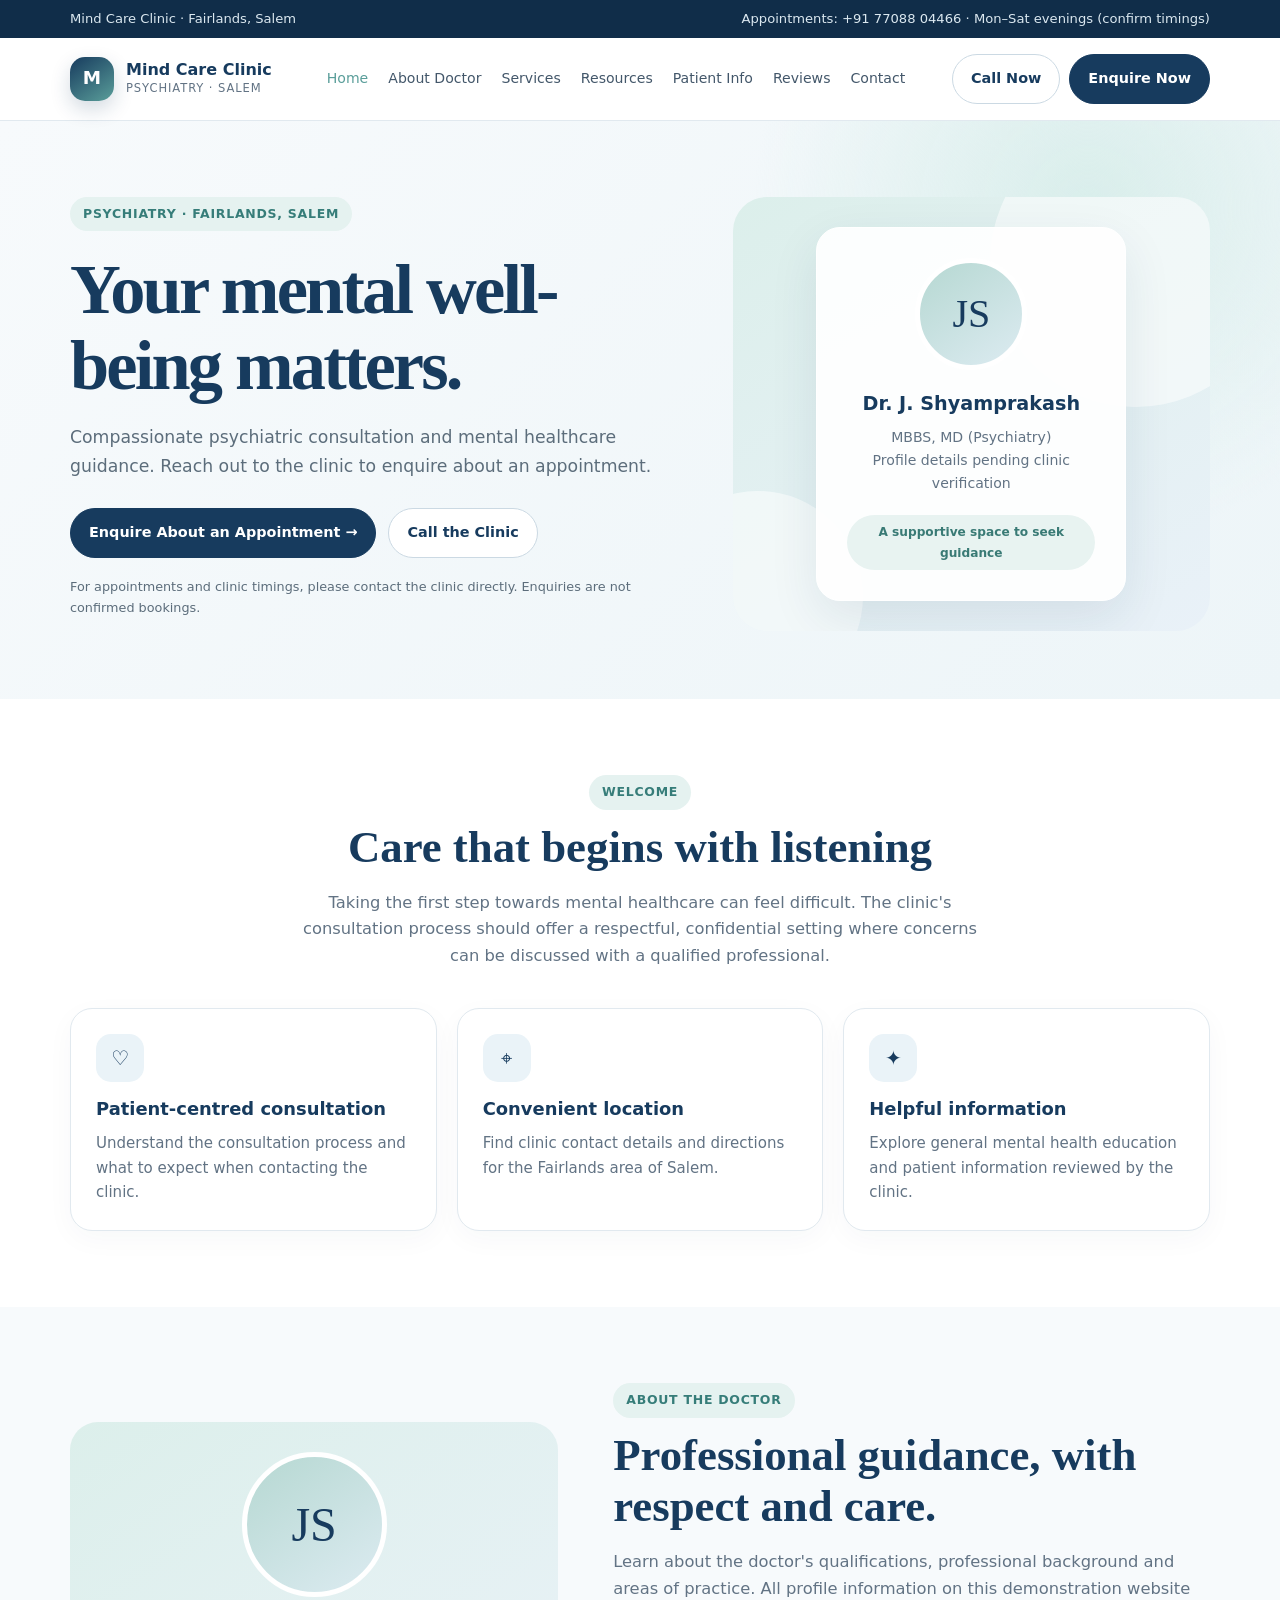
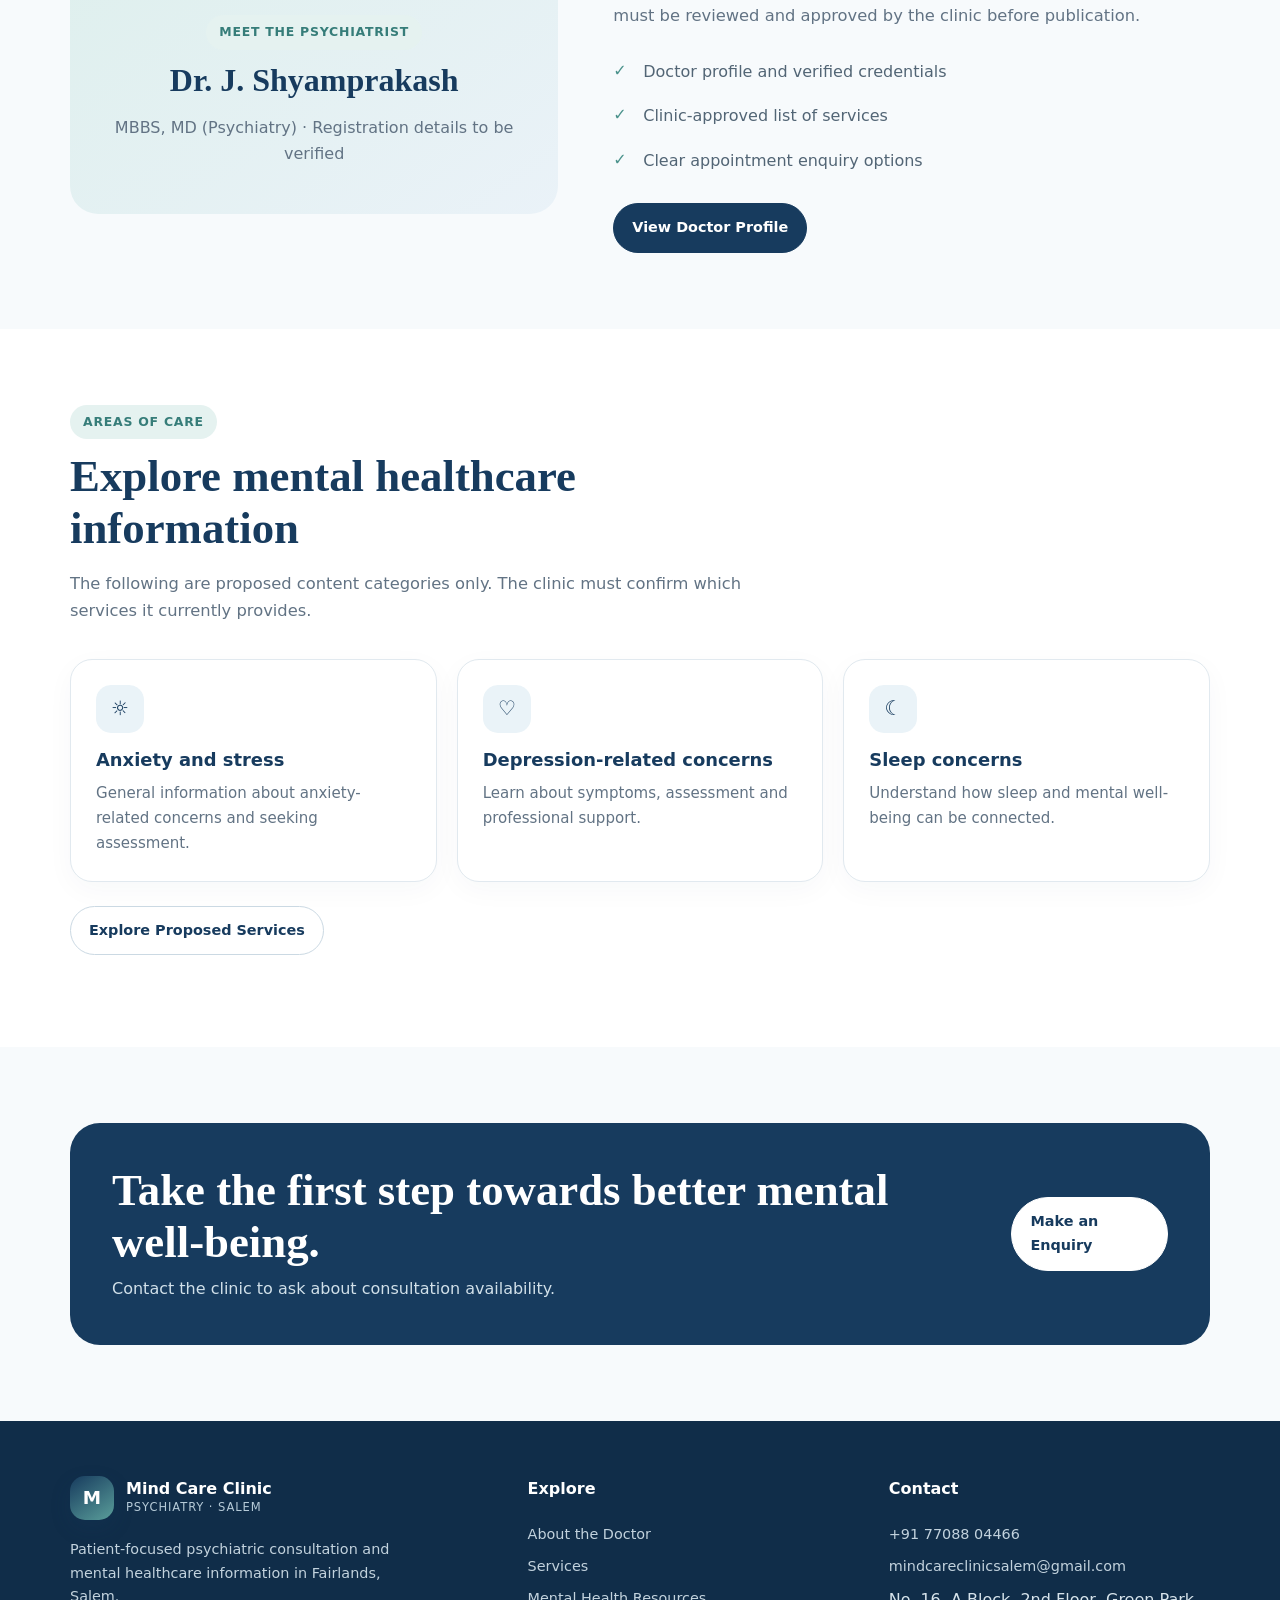
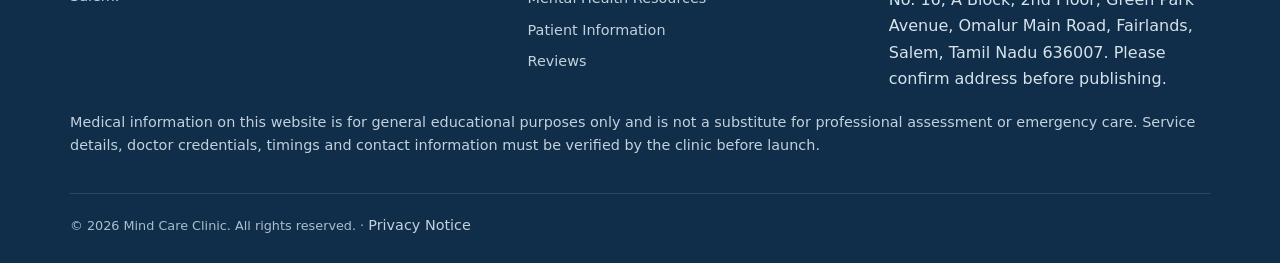
<file: index.html>
<!doctype html>
<html lang="en"><head><meta charset="utf-8"><meta name="viewport" content="width=device-width,initial-scale=1">
<title>Home | Mind Care Clinic, Salem</title><meta name="description" content="Mind Care Clinic in Fairlands, Salem. Contact the clinic for psychiatry consultation enquiries and patient information.">
<meta name="theme-color" content="#173b5e"><link rel="stylesheet" href="assets/styles.css"></head>
<body>
<div class="topline"><div class="container"><span>Mind Care Clinic · Fairlands, Salem</span><span>Appointments: <a href="tel:+917708804466">+91 77088 04466</a> · Mon–Sat evenings (confirm timings)</span></div></div>
<header class="header"><div class="container navwrap">
<a class="brand" href="index.html"><span class="brandmark">M</span><span><strong>Mind Care Clinic</strong><small>Psychiatry · Salem</small></span></a>
<button class="menu-toggle" aria-label="Open navigation" aria-expanded="false">☰</button>
<nav class="nav"><a class="active" href="index.html">Home</a><a class="" href="about.html">About Doctor</a><a class="" href="services.html">Services</a><a class="" href="resources.html">Resources</a><a class="" href="patient-info.html">Patient Info</a><a class="" href="reviews.html">Reviews</a><a class="" href="contact.html">Contact</a></nav>
<div class="nav-actions"><a class="btn secondary" href="tel:+917708804466">Call Now</a><a class="btn" href="contact.html#appointment">Enquire Now</a></div>
</div></header>
<main>
<section class="hero"><div class="container hero-grid">
<div><span class="eyebrow">Psychiatry · Fairlands, Salem</span><h1>Your mental well-being matters.</h1><p>Compassionate psychiatric consultation and mental healthcare guidance. Reach out to the clinic to enquire about an appointment.</p><div class="hero-actions"><a class="btn" href="contact.html#appointment">Enquire About an Appointment →</a><a class="btn secondary" href="tel:+917708804466">Call the Clinic</a></div><p class="hero-note">For appointments and clinic timings, please contact the clinic directly. Enquiries are not confirmed bookings.</p></div>
<div class="visual"><div class="visual-card"><div class="avatar">JS</div><h3>Dr. J. Shyamprakash</h3><p>MBBS, MD (Psychiatry)<br>Profile details pending clinic verification</p><span class="visual-pill">A supportive space to seek guidance</span></div></div>
</div></section>
<section class="section white"><div class="container"><div class="section-head center"><span class="eyebrow">Welcome</span><h2>Care that begins with listening</h2><p>Taking the first step towards mental healthcare can feel difficult. The clinic's consultation process should offer a respectful, confidential setting where concerns can be discussed with a qualified professional.</p></div>
<div class="grid three">
<div class="card"><div class="iconbox">♡</div><h3>Patient-centred consultation</h3><p>Understand the consultation process and what to expect when contacting the clinic.</p></div>
<div class="card"><div class="iconbox">⌖</div><h3>Convenient location</h3><p>Find clinic contact details and directions for the Fairlands area of Salem.</p></div>
<div class="card"><div class="iconbox">✦</div><h3>Helpful information</h3><p>Explore general mental health education and patient information reviewed by the clinic.</p></div>
</div></div></section>
<section class="section"><div class="container split"><div class="doctor-panel"><div><div class="avatar">JS</div><span class="eyebrow">Meet the Psychiatrist</span><h2 style="font-size:2rem">Dr. J. Shyamprakash</h2><p class="muted">MBBS, MD (Psychiatry) · Registration details to be verified</p></div></div><div><span class="eyebrow">About the Doctor</span><h2>Professional guidance, with respect and care.</h2><p class="lead">Learn about the doctor's qualifications, professional background and areas of practice. All profile information on this demonstration website must be reviewed and approved by the clinic before publication.</p><ul class="checklist"><li>Doctor profile and verified credentials</li><li>Clinic-approved list of services</li><li>Clear appointment enquiry options</li></ul><a class="btn" href="about.html">View Doctor Profile</a></div></div></section>
<section class="section white"><div class="container"><div class="section-head"><span class="eyebrow">Areas of Care</span><h2>Explore mental healthcare information</h2><p>The following are proposed content categories only. The clinic must confirm which services it currently provides.</p></div><div class="grid three">
<div class="card"><div class="iconbox">☼</div><h3>Anxiety and stress</h3><p>General information about anxiety-related concerns and seeking assessment.</p></div>
<div class="card"><div class="iconbox">♡</div><h3>Depression-related concerns</h3><p>Learn about symptoms, assessment and professional support.</p></div>
<div class="card"><div class="iconbox">☾</div><h3>Sleep concerns</h3><p>Understand how sleep and mental well-being can be connected.</p></div>
</div><p style="margin-top:24px"><a class="btn secondary" href="services.html">Explore Proposed Services</a></p></div></section>
<section class="section"><div class="container"><div class="cta"><div><h2>Take the first step towards better mental well-being.</h2><p>Contact the clinic to ask about consultation availability.</p></div><a class="btn" href="contact.html#appointment">Make an Enquiry</a></div></div></section>
</main>
<footer class="footer"><div class="container">
<div class="footer-grid">
<div><a class="brand" href="index.html"><span class="brandmark">M</span><span><strong style="color:#fff">Mind Care Clinic</strong><small style="color:#b6cbd8">Psychiatry · Salem</small></span></a><p style="max-width:340px;margin-top:18px">Patient-focused psychiatric consultation and mental healthcare information in Fairlands, Salem.</p></div>
<div><h4>Explore</h4><div class="footer-links"><a href="about.html">About the Doctor</a><a href="services.html">Services</a><a href="resources.html">Mental Health Resources</a><a href="patient-info.html">Patient Information</a><a href="reviews.html">Reviews</a></div></div>
<div><h4>Contact</h4><div class="footer-links"><a href="tel:+917708804466">+91 77088 04466</a><a href="mailto:mindcareclinicsalem@gmail.com">mindcareclinicsalem@gmail.com</a><span>No. 16, A Block, 2nd Floor, Green Park Avenue, Omalur Main Road, Fairlands, Salem, Tamil Nadu 636007. Please confirm address before publishing.</span></div></div>
</div>
<p class="disclaimer">Medical information on this website is for general educational purposes only and is not a substitute for professional assessment or emergency care. Service details, doctor credentials, timings and contact information must be verified by the clinic before launch.</p>
<div class="copyright">© <span data-year></span> Mind Care Clinic. All rights reserved. · <a href="privacy.html">Privacy Notice</a></div>
</div></footer>
<div class="mobilebar"><a class="btn secondary" href="tel:+917708804466">☎ Call</a><a class="btn" href="https://wa.me/917708804466?text=Hello%2C%20I%20would%20like%20to%20enquire%20about%20an%20appointment." target="_blank" rel="noopener">WhatsApp Enquiry</a></div>
<script src="assets/site.js"></script></body></html>
</file>
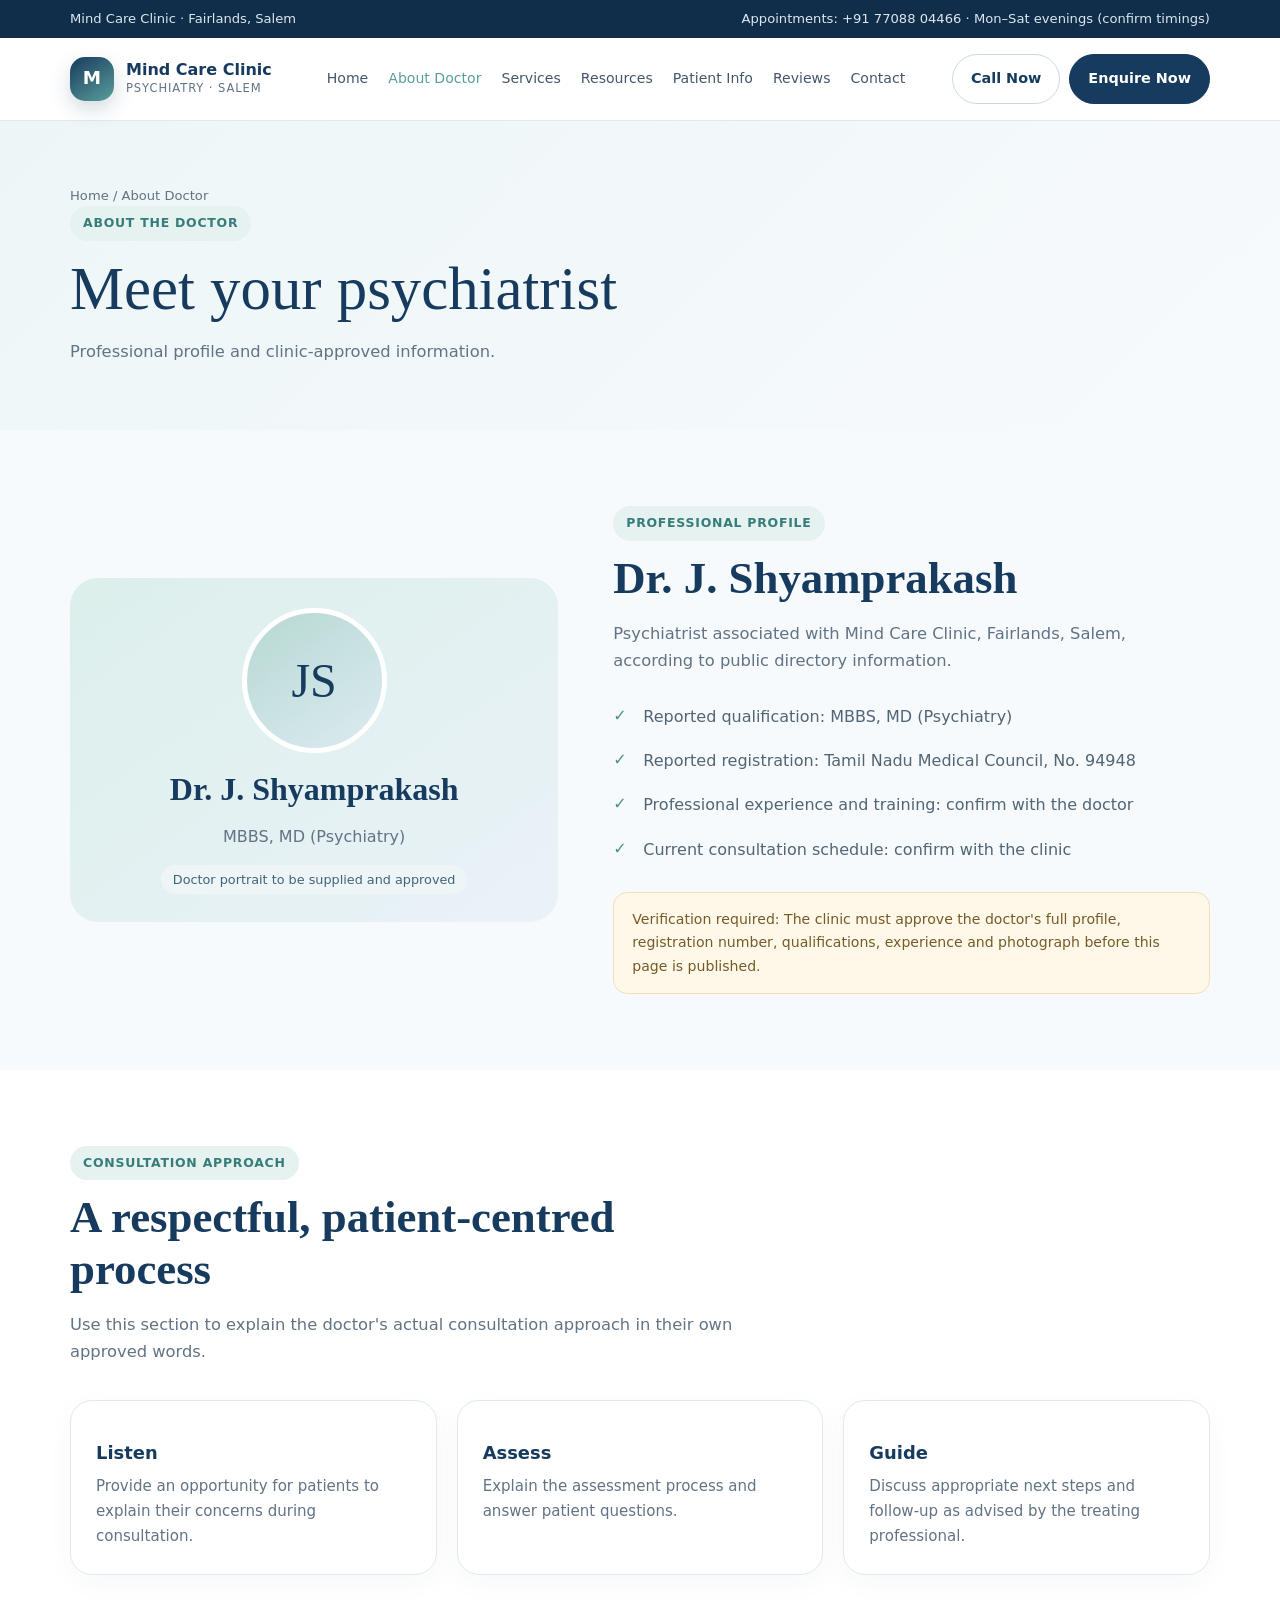
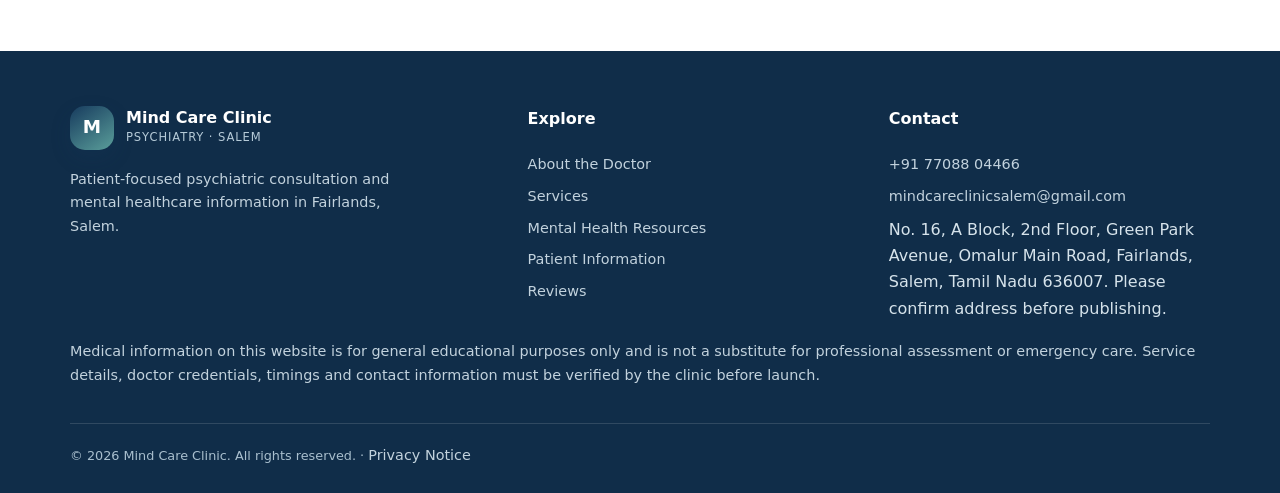
<file: about.html>
<!doctype html>
<html lang="en"><head><meta charset="utf-8"><meta name="viewport" content="width=device-width,initial-scale=1">
<title>About the Doctor | Mind Care Clinic, Salem</title><meta name="description" content="Learn about Dr. J. Shyamprakash and Mind Care Clinic in Salem. Profile details require clinic verification.">
<meta name="theme-color" content="#173b5e"><link rel="stylesheet" href="assets/styles.css"></head>
<body>
<div class="topline"><div class="container"><span>Mind Care Clinic · Fairlands, Salem</span><span>Appointments: <a href="tel:+917708804466">+91 77088 04466</a> · Mon–Sat evenings (confirm timings)</span></div></div>
<header class="header"><div class="container navwrap">
<a class="brand" href="index.html"><span class="brandmark">M</span><span><strong>Mind Care Clinic</strong><small>Psychiatry · Salem</small></span></a>
<button class="menu-toggle" aria-label="Open navigation" aria-expanded="false">☰</button>
<nav class="nav"><a class="" href="index.html">Home</a><a class="active" href="about.html">About Doctor</a><a class="" href="services.html">Services</a><a class="" href="resources.html">Resources</a><a class="" href="patient-info.html">Patient Info</a><a class="" href="reviews.html">Reviews</a><a class="" href="contact.html">Contact</a></nav>
<div class="nav-actions"><a class="btn secondary" href="tel:+917708804466">Call Now</a><a class="btn" href="contact.html#appointment">Enquire Now</a></div>
</div></header>
<main><section class="page-hero"><div class="container"><div class="breadcrumb"><a href="index.html">Home</a> / About Doctor</div><span class="eyebrow">About the Doctor</span><h1>Meet your psychiatrist</h1><p class="lead">Professional profile and clinic-approved information.</p></div></section>
<section class="section"><div class="container split"><div class="doctor-panel"><div><div class="avatar">JS</div><h2 style="font-size:2rem">Dr. J. Shyamprakash</h2><p class="muted">MBBS, MD (Psychiatry)</p><span class="pill">Doctor portrait to be supplied and approved</span></div></div><div><span class="eyebrow">Professional Profile</span><h2>Dr. J. Shyamprakash</h2><p class="lead">Psychiatrist associated with Mind Care Clinic, Fairlands, Salem, according to public directory information.</p><ul class="checklist"><li>Reported qualification: MBBS, MD (Psychiatry)</li><li>Reported registration: Tamil Nadu Medical Council, No. 94948</li><li>Professional experience and training: confirm with the doctor</li><li>Current consultation schedule: confirm with the clinic</li></ul><div class="notice">Verification required: The clinic must approve the doctor's full profile, registration number, qualifications, experience and photograph before this page is published.</div></div></div></section>
<section class="section white"><div class="container"><div class="section-head"><span class="eyebrow">Consultation Approach</span><h2>A respectful, patient-centred process</h2><p>Use this section to explain the doctor's actual consultation approach in their own approved words.</p></div><div class="grid three"><div class="card"><h3>Listen</h3><p>Provide an opportunity for patients to explain their concerns during consultation.</p></div><div class="card"><h3>Assess</h3><p>Explain the assessment process and answer patient questions.</p></div><div class="card"><h3>Guide</h3><p>Discuss appropriate next steps and follow-up as advised by the treating professional.</p></div></div></div></section></main>
<footer class="footer"><div class="container">
<div class="footer-grid">
<div><a class="brand" href="index.html"><span class="brandmark">M</span><span><strong style="color:#fff">Mind Care Clinic</strong><small style="color:#b6cbd8">Psychiatry · Salem</small></span></a><p style="max-width:340px;margin-top:18px">Patient-focused psychiatric consultation and mental healthcare information in Fairlands, Salem.</p></div>
<div><h4>Explore</h4><div class="footer-links"><a href="about.html">About the Doctor</a><a href="services.html">Services</a><a href="resources.html">Mental Health Resources</a><a href="patient-info.html">Patient Information</a><a href="reviews.html">Reviews</a></div></div>
<div><h4>Contact</h4><div class="footer-links"><a href="tel:+917708804466">+91 77088 04466</a><a href="mailto:mindcareclinicsalem@gmail.com">mindcareclinicsalem@gmail.com</a><span>No. 16, A Block, 2nd Floor, Green Park Avenue, Omalur Main Road, Fairlands, Salem, Tamil Nadu 636007. Please confirm address before publishing.</span></div></div>
</div>
<p class="disclaimer">Medical information on this website is for general educational purposes only and is not a substitute for professional assessment or emergency care. Service details, doctor credentials, timings and contact information must be verified by the clinic before launch.</p>
<div class="copyright">© <span data-year></span> Mind Care Clinic. All rights reserved. · <a href="privacy.html">Privacy Notice</a></div>
</div></footer>
<div class="mobilebar"><a class="btn secondary" href="tel:+917708804466">☎ Call</a><a class="btn" href="https://wa.me/917708804466?text=Hello%2C%20I%20would%20like%20to%20enquire%20about%20an%20appointment." target="_blank" rel="noopener">WhatsApp Enquiry</a></div>
<script src="assets/site.js"></script></body></html>
</file>
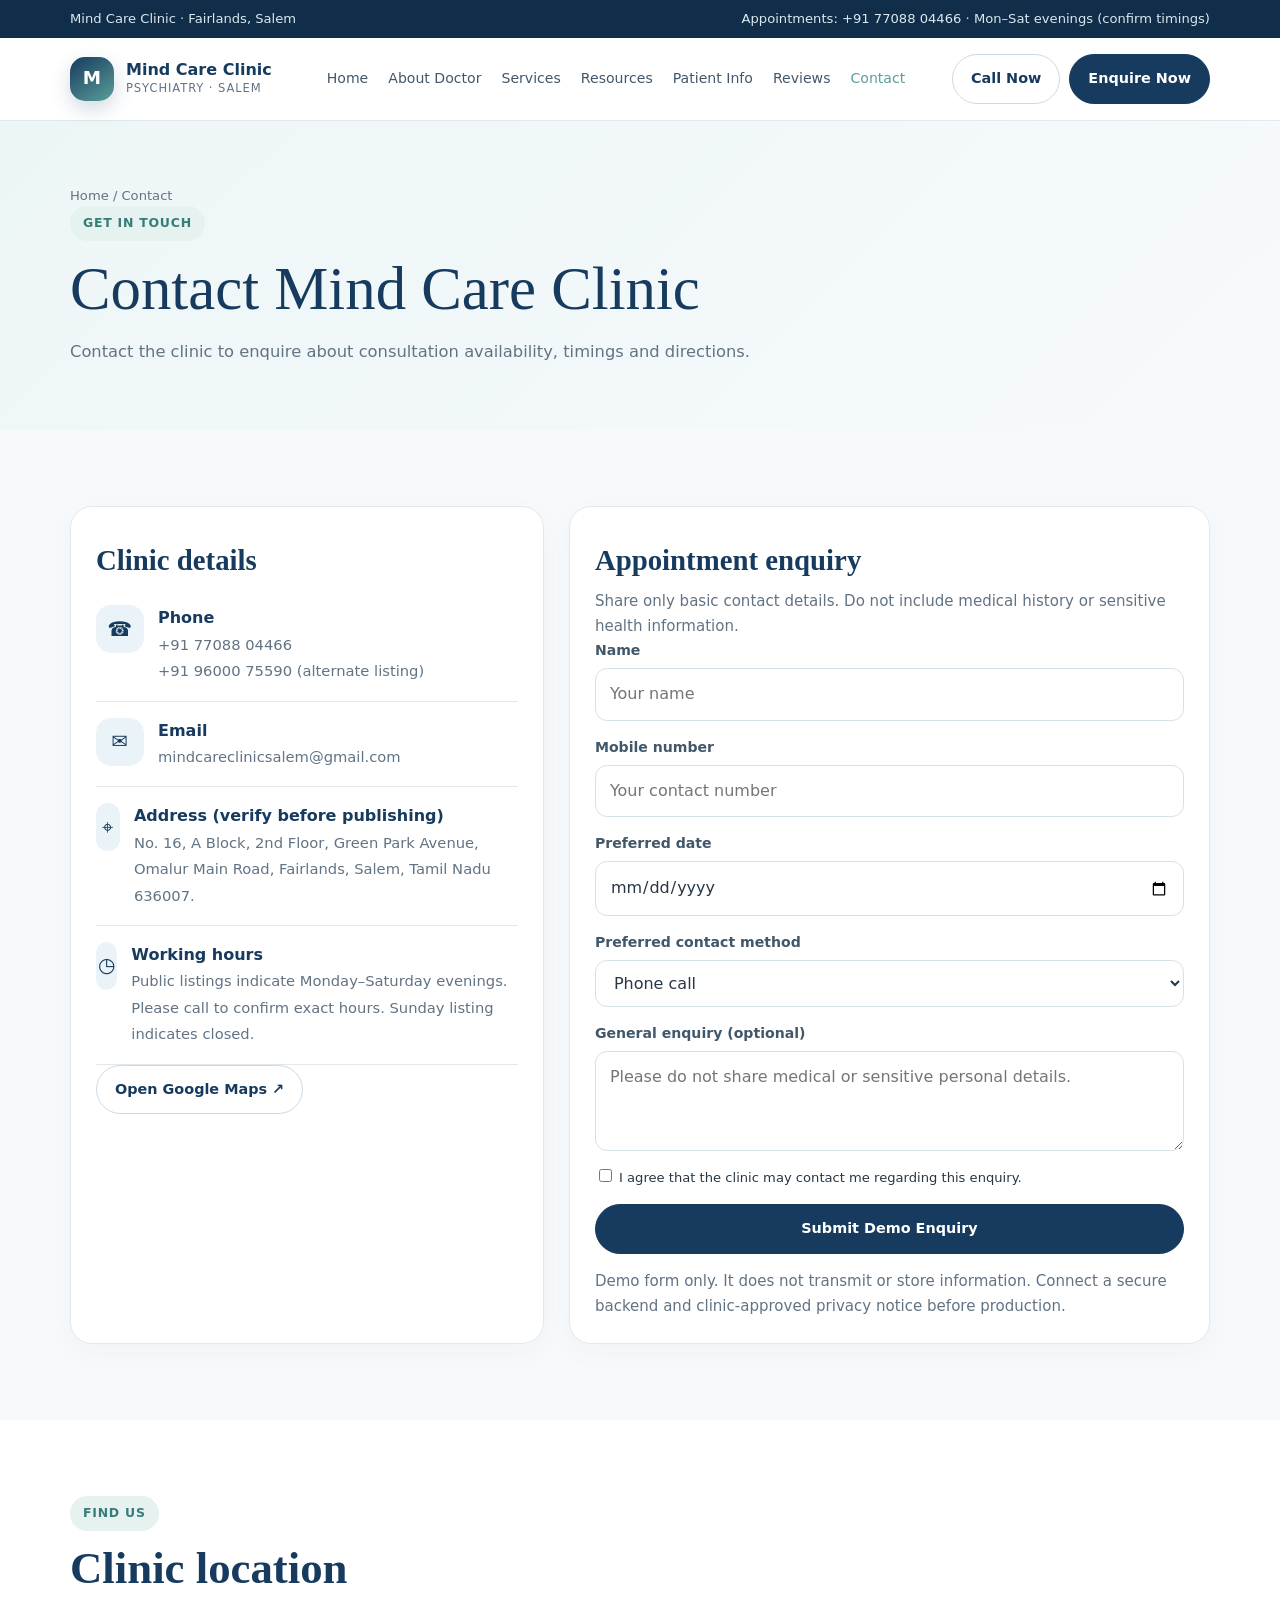
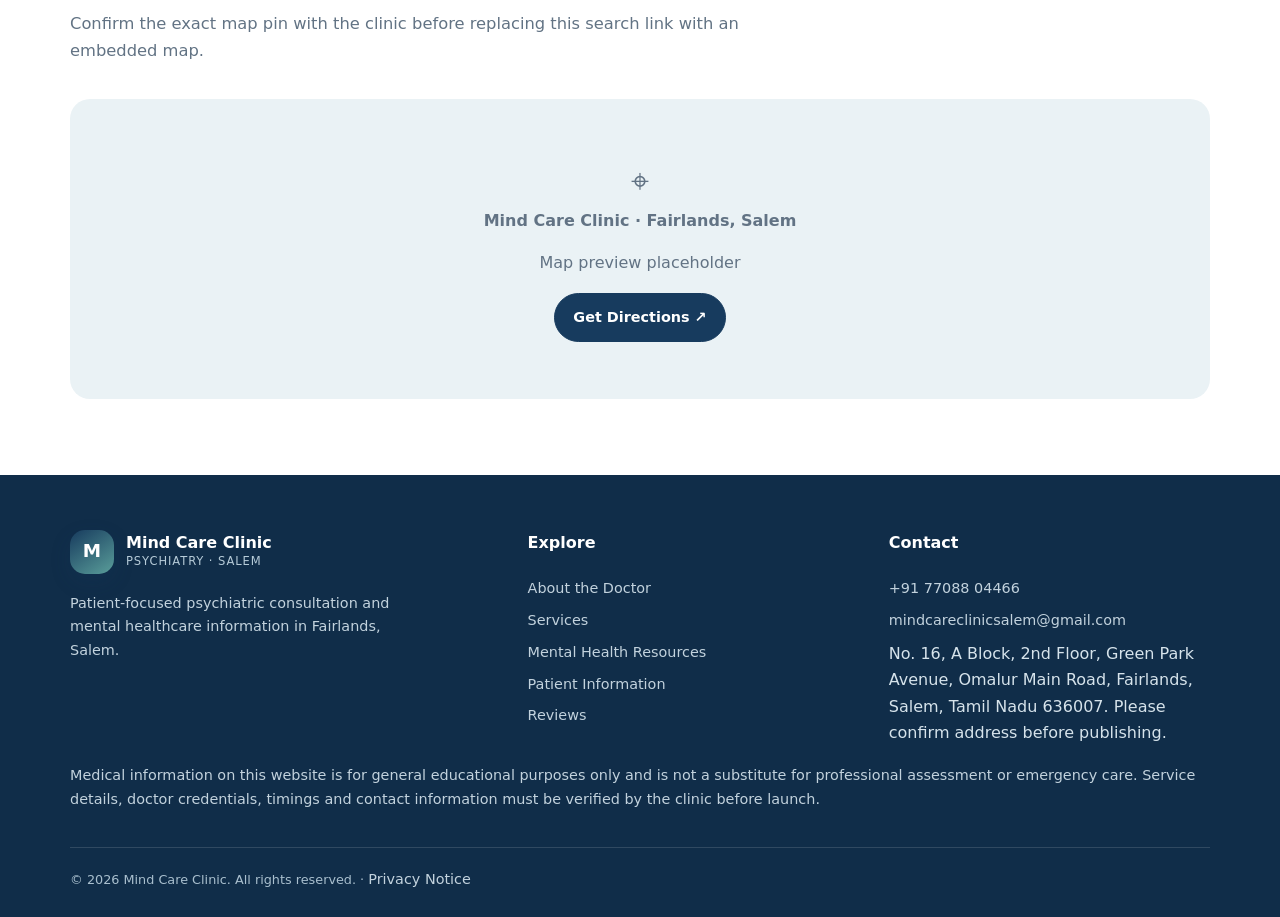
<file: contact.html>
<!doctype html>
<html lang="en"><head><meta charset="utf-8"><meta name="viewport" content="width=device-width,initial-scale=1">
<title>Contact | Mind Care Clinic, Salem</title><meta name="description" content="Contact Mind Care Clinic in Fairlands, Salem for appointment enquiries and directions.">
<meta name="theme-color" content="#173b5e"><link rel="stylesheet" href="assets/styles.css"></head>
<body>
<div class="topline"><div class="container"><span>Mind Care Clinic · Fairlands, Salem</span><span>Appointments: <a href="tel:+917708804466">+91 77088 04466</a> · Mon–Sat evenings (confirm timings)</span></div></div>
<header class="header"><div class="container navwrap">
<a class="brand" href="index.html"><span class="brandmark">M</span><span><strong>Mind Care Clinic</strong><small>Psychiatry · Salem</small></span></a>
<button class="menu-toggle" aria-label="Open navigation" aria-expanded="false">☰</button>
<nav class="nav"><a class="" href="index.html">Home</a><a class="" href="about.html">About Doctor</a><a class="" href="services.html">Services</a><a class="" href="resources.html">Resources</a><a class="" href="patient-info.html">Patient Info</a><a class="" href="reviews.html">Reviews</a><a class="active" href="contact.html">Contact</a></nav>
<div class="nav-actions"><a class="btn secondary" href="tel:+917708804466">Call Now</a><a class="btn" href="contact.html#appointment">Enquire Now</a></div>
</div></header>
<main><section class="page-hero"><div class="container"><div class="breadcrumb"><a href="index.html">Home</a> / Contact</div><span class="eyebrow">Get in Touch</span><h1>Contact Mind Care Clinic</h1><p class="lead">Contact the clinic to enquire about consultation availability, timings and directions.</p></div></section>
<section class="section"><div class="container contact-grid"><div class="card"><h2 style="font-size:1.8rem">Clinic details</h2>
<div class="contact-item"><div class="iconbox">☎</div><div><strong>Phone</strong><span><a href="tel:+917708804466">+91 77088 04466</a><br><a href="tel:+919600075590">+91 96000 75590 (alternate listing)</a></span></div></div>
<div class="contact-item"><div class="iconbox">✉</div><div><strong>Email</strong><span><a href="mailto:mindcareclinicsalem@gmail.com">mindcareclinicsalem@gmail.com</a></span></div></div>
<div class="contact-item"><div class="iconbox">⌖</div><div><strong>Address (verify before publishing)</strong><span>No. 16, A Block, 2nd Floor, Green Park Avenue, Omalur Main Road, Fairlands, Salem, Tamil Nadu 636007.</span></div></div>
<div class="contact-item"><div class="iconbox">◷</div><div><strong>Working hours</strong><span>Public listings indicate Monday–Saturday evenings. Please call to confirm exact hours. Sunday listing indicates closed.</span></div></div>
<a class="btn secondary" target="_blank" rel="noopener" href="https://www.google.com/maps/search/?api=1&query=Mind+Care+Clinic+Fairlands+Salem">Open Google Maps ↗</a>
</div>
<div class="card" id="appointment"><h2 style="font-size:1.8rem">Appointment enquiry</h2><p class="muted">Share only basic contact details. Do not include medical history or sensitive health information.</p>
<form data-demo-form><div class="field"><label for="name">Name</label><input id="name" name="name" required autocomplete="name" placeholder="Your name"></div><div class="field"><label for="phone">Mobile number</label><input id="phone" name="phone" type="tel" required autocomplete="tel" placeholder="Your contact number"></div><div class="field"><label for="date">Preferred date</label><input id="date" name="date" type="date"></div><div class="field"><label for="method">Preferred contact method</label><select id="method" name="method"><option>Phone call</option><option>WhatsApp</option></select></div><div class="field"><label for="message">General enquiry (optional)</label><textarea id="message" name="message" placeholder="Please do not share medical or sensitive personal details."></textarea></div><label class="small"><input type="checkbox" required> I agree that the clinic may contact me regarding this enquiry.</label><button class="btn" type="submit">Submit Demo Enquiry</button><div class="form-status" role="status" aria-live="polite"></div><p class="small muted">Demo form only. It does not transmit or store information. Connect a secure backend and clinic-approved privacy notice before production.</p></form></div></div></section>
<section class="section white"><div class="container"><div class="section-head"><span class="eyebrow">Find Us</span><h2>Clinic location</h2><p>Confirm the exact map pin with the clinic before replacing this search link with an embedded map.</p></div><div class="mapbox"><div><div style="font-size:2rem">⌖</div><strong>Mind Care Clinic · Fairlands, Salem</strong><p>Map preview placeholder</p><a class="btn" target="_blank" rel="noopener" href="https://www.google.com/maps/search/?api=1&query=Mind+Care+Clinic+Fairlands+Salem">Get Directions ↗</a></div></div></div></section></main>
<footer class="footer"><div class="container">
<div class="footer-grid">
<div><a class="brand" href="index.html"><span class="brandmark">M</span><span><strong style="color:#fff">Mind Care Clinic</strong><small style="color:#b6cbd8">Psychiatry · Salem</small></span></a><p style="max-width:340px;margin-top:18px">Patient-focused psychiatric consultation and mental healthcare information in Fairlands, Salem.</p></div>
<div><h4>Explore</h4><div class="footer-links"><a href="about.html">About the Doctor</a><a href="services.html">Services</a><a href="resources.html">Mental Health Resources</a><a href="patient-info.html">Patient Information</a><a href="reviews.html">Reviews</a></div></div>
<div><h4>Contact</h4><div class="footer-links"><a href="tel:+917708804466">+91 77088 04466</a><a href="mailto:mindcareclinicsalem@gmail.com">mindcareclinicsalem@gmail.com</a><span>No. 16, A Block, 2nd Floor, Green Park Avenue, Omalur Main Road, Fairlands, Salem, Tamil Nadu 636007. Please confirm address before publishing.</span></div></div>
</div>
<p class="disclaimer">Medical information on this website is for general educational purposes only and is not a substitute for professional assessment or emergency care. Service details, doctor credentials, timings and contact information must be verified by the clinic before launch.</p>
<div class="copyright">© <span data-year></span> Mind Care Clinic. All rights reserved. · <a href="privacy.html">Privacy Notice</a></div>
</div></footer>
<div class="mobilebar"><a class="btn secondary" href="tel:+917708804466">☎ Call</a><a class="btn" href="https://wa.me/917708804466?text=Hello%2C%20I%20would%20like%20to%20enquire%20about%20an%20appointment." target="_blank" rel="noopener">WhatsApp Enquiry</a></div>
<script src="assets/site.js"></script></body></html>
</file>
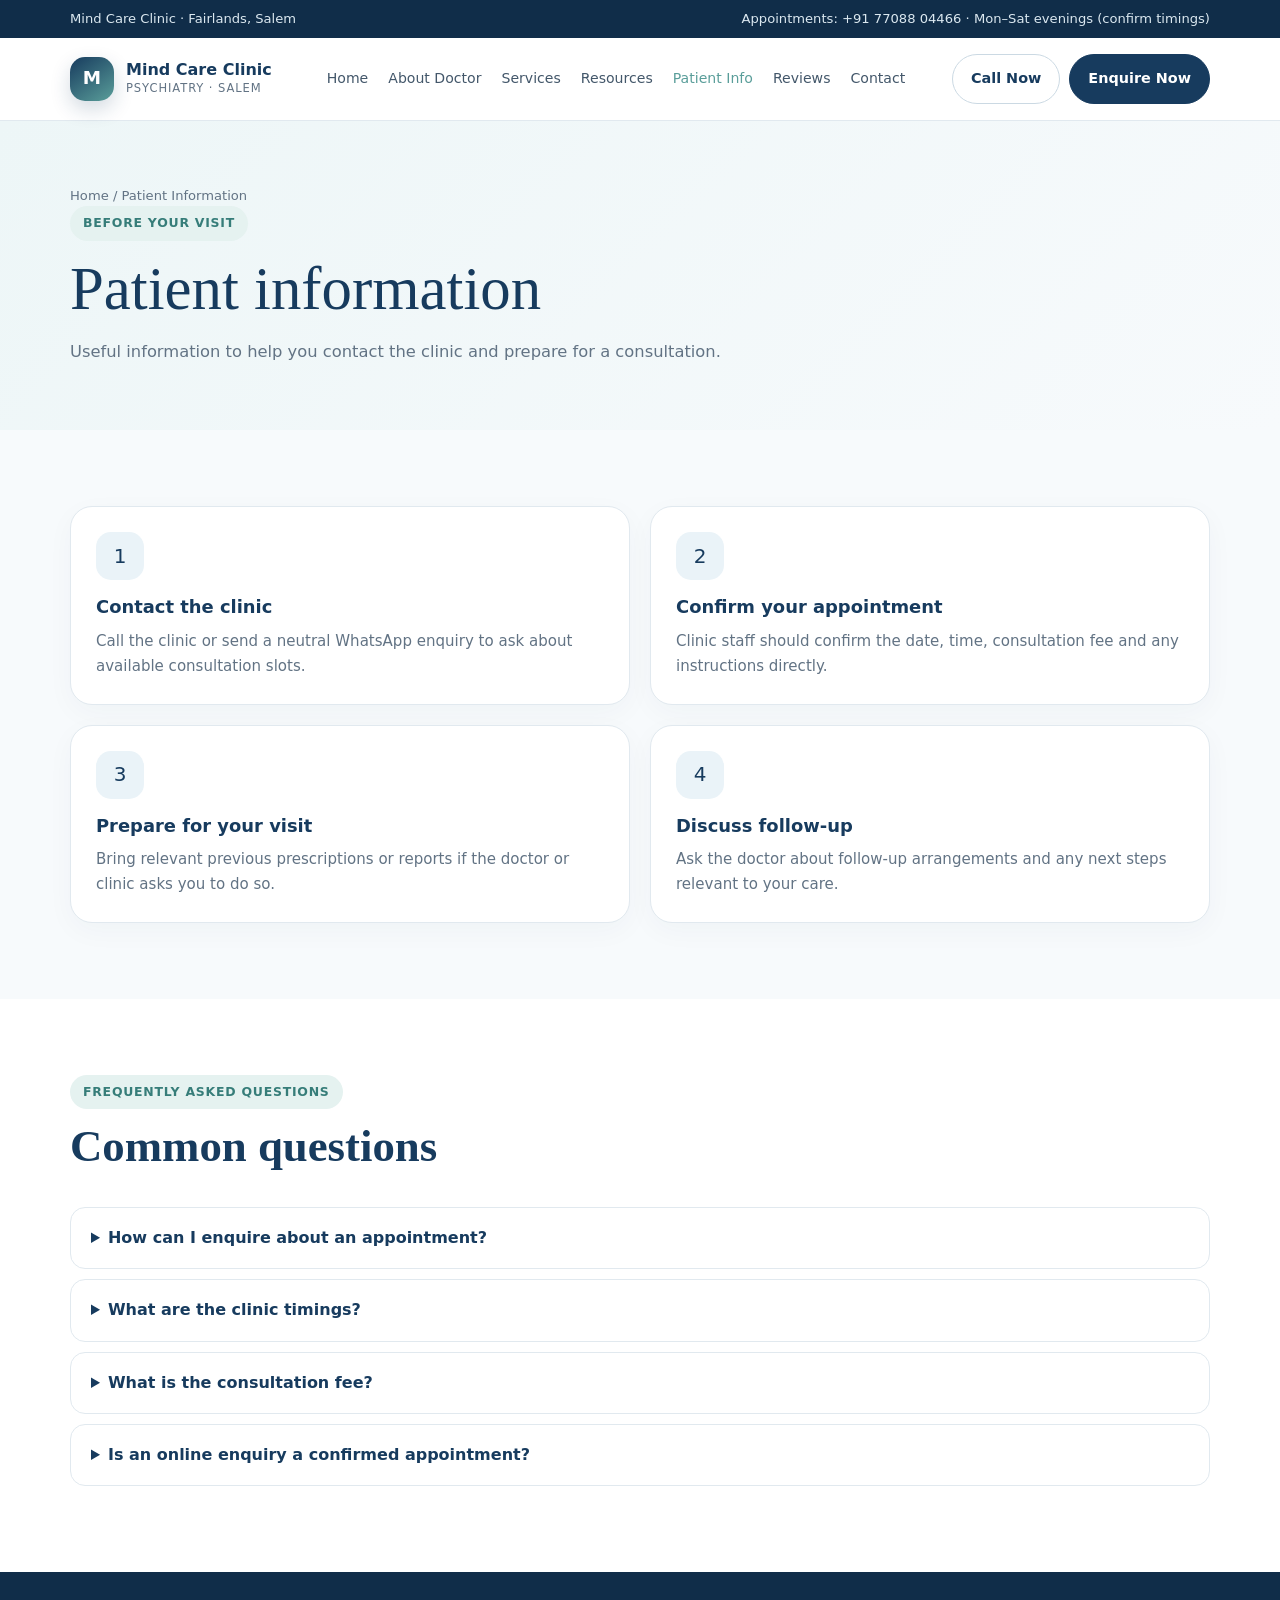
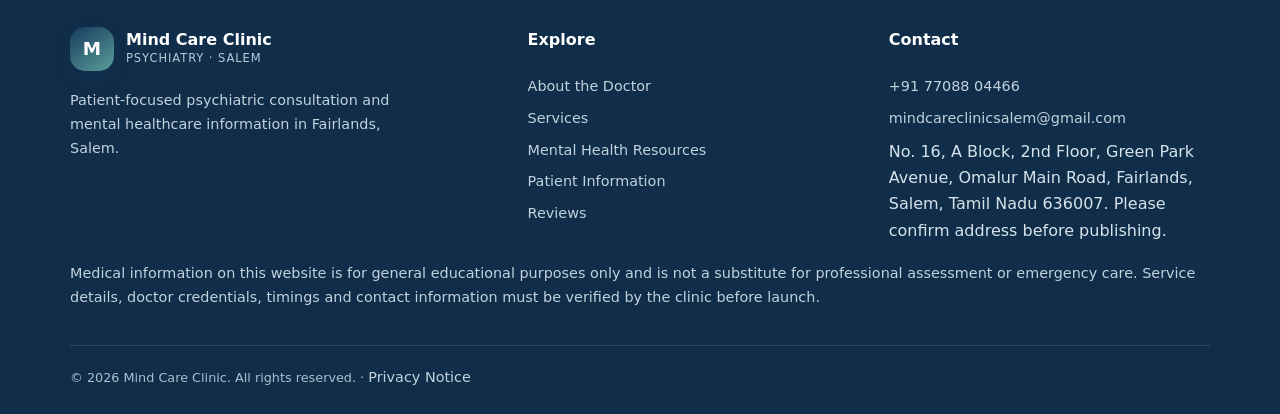
<file: patient-info.html>
<!doctype html>
<html lang="en"><head><meta charset="utf-8"><meta name="viewport" content="width=device-width,initial-scale=1">
<title>Patient Information | Mind Care Clinic, Salem</title><meta name="description" content="Appointment enquiry guidance, patient information and frequently asked questions for Mind Care Clinic.">
<meta name="theme-color" content="#173b5e"><link rel="stylesheet" href="assets/styles.css"></head>
<body>
<div class="topline"><div class="container"><span>Mind Care Clinic · Fairlands, Salem</span><span>Appointments: <a href="tel:+917708804466">+91 77088 04466</a> · Mon–Sat evenings (confirm timings)</span></div></div>
<header class="header"><div class="container navwrap">
<a class="brand" href="index.html"><span class="brandmark">M</span><span><strong>Mind Care Clinic</strong><small>Psychiatry · Salem</small></span></a>
<button class="menu-toggle" aria-label="Open navigation" aria-expanded="false">☰</button>
<nav class="nav"><a class="" href="index.html">Home</a><a class="" href="about.html">About Doctor</a><a class="" href="services.html">Services</a><a class="" href="resources.html">Resources</a><a class="active" href="patient-info.html">Patient Info</a><a class="" href="reviews.html">Reviews</a><a class="" href="contact.html">Contact</a></nav>
<div class="nav-actions"><a class="btn secondary" href="tel:+917708804466">Call Now</a><a class="btn" href="contact.html#appointment">Enquire Now</a></div>
</div></header>
<main><section class="page-hero"><div class="container"><div class="breadcrumb"><a href="index.html">Home</a> / Patient Information</div><span class="eyebrow">Before Your Visit</span><h1>Patient information</h1><p class="lead">Useful information to help you contact the clinic and prepare for a consultation.</p></div></section>
<section class="section"><div class="container grid two"><div class="card"><div class="iconbox">1</div><h3>Contact the clinic</h3><p>Call the clinic or send a neutral WhatsApp enquiry to ask about available consultation slots.</p></div><div class="card"><div class="iconbox">2</div><h3>Confirm your appointment</h3><p>Clinic staff should confirm the date, time, consultation fee and any instructions directly.</p></div><div class="card"><div class="iconbox">3</div><h3>Prepare for your visit</h3><p>Bring relevant previous prescriptions or reports if the doctor or clinic asks you to do so.</p></div><div class="card"><div class="iconbox">4</div><h3>Discuss follow-up</h3><p>Ask the doctor about follow-up arrangements and any next steps relevant to your care.</p></div></div></section>
<section class="section white"><div class="container"><div class="section-head"><span class="eyebrow">Frequently Asked Questions</span><h2>Common questions</h2></div><div class="faq">
<details><summary>How can I enquire about an appointment?</summary><p>Call +91 77088 04466 or use the appointment enquiry page. The clinic must confirm availability.</p></details>
<details><summary>What are the clinic timings?</summary><p>Public listings indicate evening consultations Monday to Saturday. Please call the clinic to confirm current timings before visiting.</p></details>
<details><summary>What is the consultation fee?</summary><p>A third-party listing has shown ₹400. Confirm the current fee directly with the clinic before your visit.</p></details>
<details><summary>Is an online enquiry a confirmed appointment?</summary><p>No. An enquiry is only a request. The clinic must confirm the appointment directly.</p></details>
</div></div></section></main>
<footer class="footer"><div class="container">
<div class="footer-grid">
<div><a class="brand" href="index.html"><span class="brandmark">M</span><span><strong style="color:#fff">Mind Care Clinic</strong><small style="color:#b6cbd8">Psychiatry · Salem</small></span></a><p style="max-width:340px;margin-top:18px">Patient-focused psychiatric consultation and mental healthcare information in Fairlands, Salem.</p></div>
<div><h4>Explore</h4><div class="footer-links"><a href="about.html">About the Doctor</a><a href="services.html">Services</a><a href="resources.html">Mental Health Resources</a><a href="patient-info.html">Patient Information</a><a href="reviews.html">Reviews</a></div></div>
<div><h4>Contact</h4><div class="footer-links"><a href="tel:+917708804466">+91 77088 04466</a><a href="mailto:mindcareclinicsalem@gmail.com">mindcareclinicsalem@gmail.com</a><span>No. 16, A Block, 2nd Floor, Green Park Avenue, Omalur Main Road, Fairlands, Salem, Tamil Nadu 636007. Please confirm address before publishing.</span></div></div>
</div>
<p class="disclaimer">Medical information on this website is for general educational purposes only and is not a substitute for professional assessment or emergency care. Service details, doctor credentials, timings and contact information must be verified by the clinic before launch.</p>
<div class="copyright">© <span data-year></span> Mind Care Clinic. All rights reserved. · <a href="privacy.html">Privacy Notice</a></div>
</div></footer>
<div class="mobilebar"><a class="btn secondary" href="tel:+917708804466">☎ Call</a><a class="btn" href="https://wa.me/917708804466?text=Hello%2C%20I%20would%20like%20to%20enquire%20about%20an%20appointment." target="_blank" rel="noopener">WhatsApp Enquiry</a></div>
<script src="assets/site.js"></script></body></html>
</file>
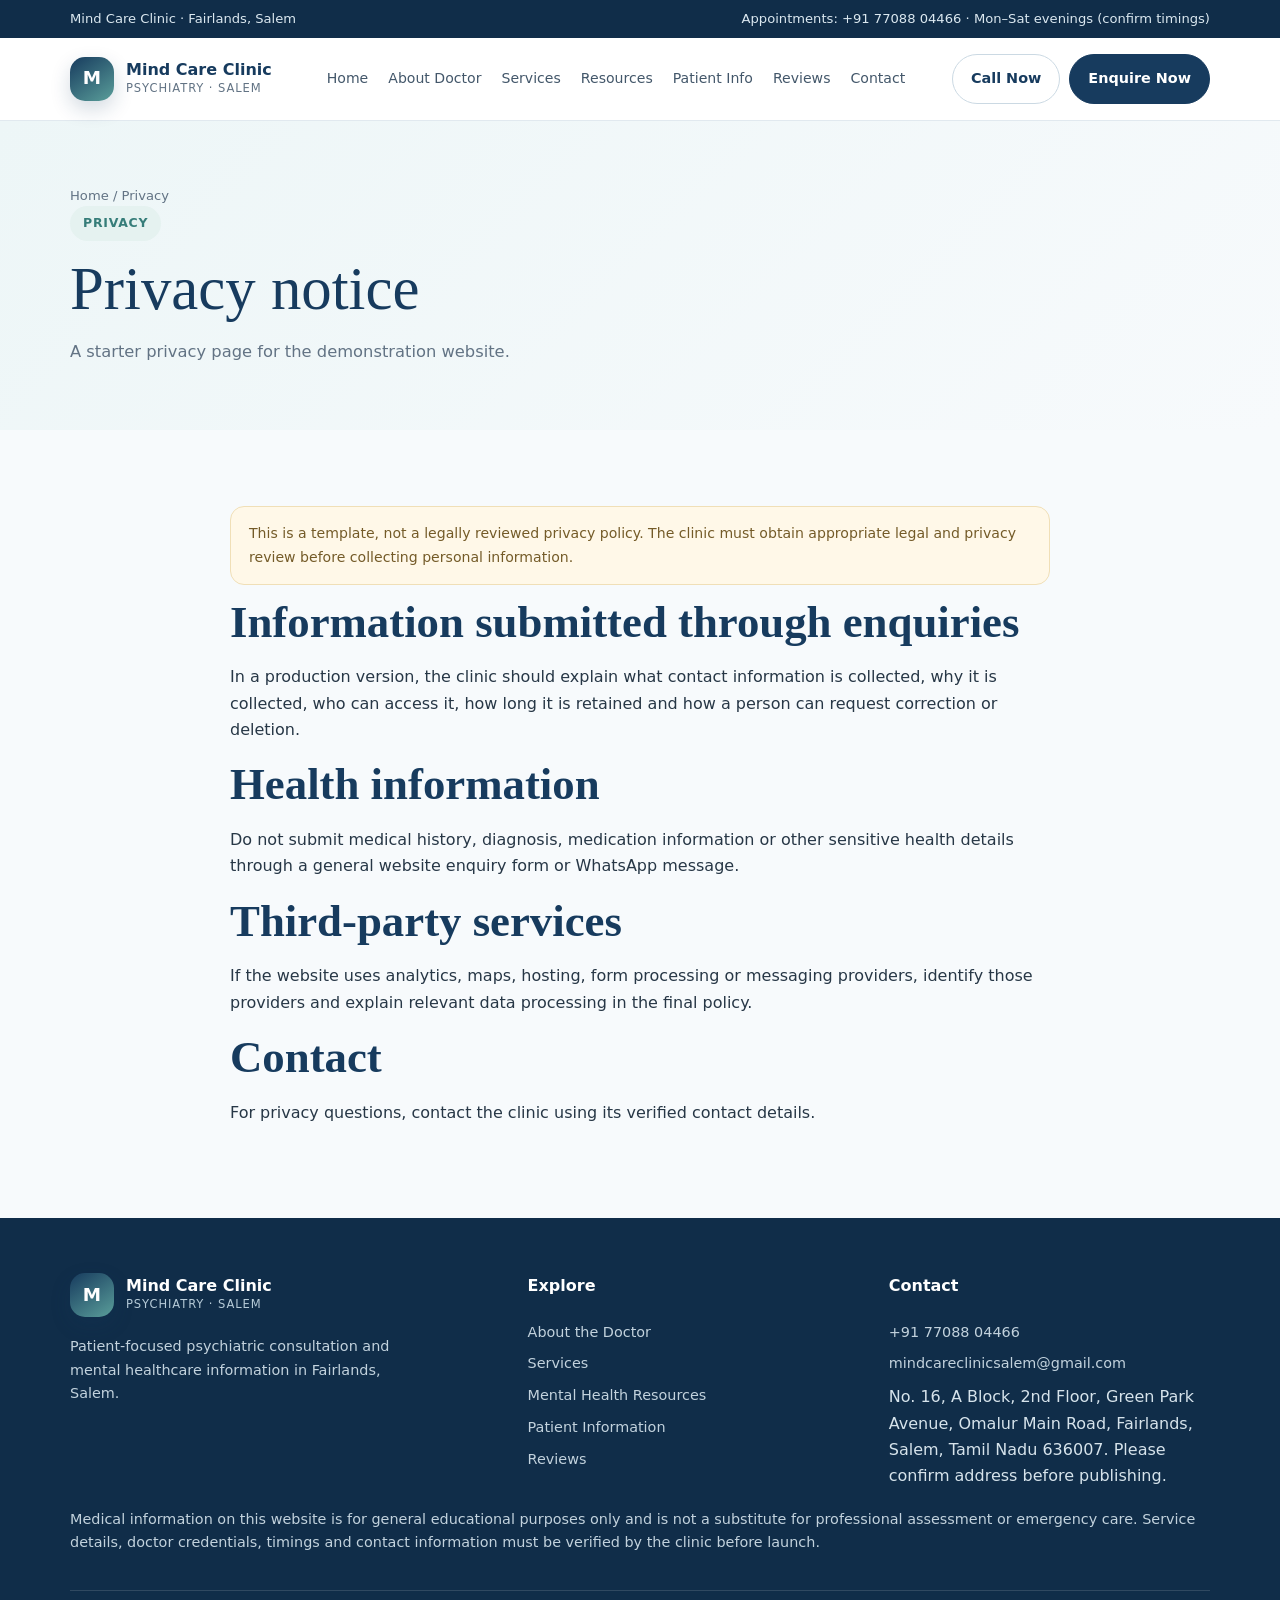
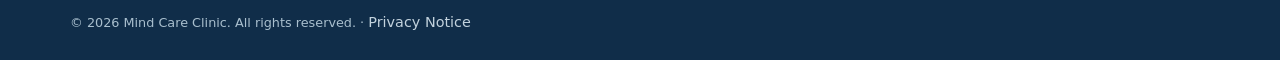
<file: privacy.html>
<!doctype html>
<html lang="en"><head><meta charset="utf-8"><meta name="viewport" content="width=device-width,initial-scale=1">
<title>Privacy Notice | Mind Care Clinic, Salem</title><meta name="description" content="Starter privacy notice for the Mind Care Clinic demonstration website.">
<meta name="theme-color" content="#173b5e"><link rel="stylesheet" href="assets/styles.css"></head>
<body>
<div class="topline"><div class="container"><span>Mind Care Clinic · Fairlands, Salem</span><span>Appointments: <a href="tel:+917708804466">+91 77088 04466</a> · Mon–Sat evenings (confirm timings)</span></div></div>
<header class="header"><div class="container navwrap">
<a class="brand" href="index.html"><span class="brandmark">M</span><span><strong>Mind Care Clinic</strong><small>Psychiatry · Salem</small></span></a>
<button class="menu-toggle" aria-label="Open navigation" aria-expanded="false">☰</button>
<nav class="nav"><a class="" href="index.html">Home</a><a class="" href="about.html">About Doctor</a><a class="" href="services.html">Services</a><a class="" href="resources.html">Resources</a><a class="" href="patient-info.html">Patient Info</a><a class="" href="reviews.html">Reviews</a><a class="" href="contact.html">Contact</a></nav>
<div class="nav-actions"><a class="btn secondary" href="tel:+917708804466">Call Now</a><a class="btn" href="contact.html#appointment">Enquire Now</a></div>
</div></header>
<main><section class="page-hero"><div class="container"><div class="breadcrumb"><a href="index.html">Home</a> / Privacy</div><span class="eyebrow">Privacy</span><h1>Privacy notice</h1><p class="lead">A starter privacy page for the demonstration website.</p></div></section><section class="section"><div class="container" style="max-width:820px"><div class="notice">This is a template, not a legally reviewed privacy policy. The clinic must obtain appropriate legal and privacy review before collecting personal information.</div><h2>Information submitted through enquiries</h2><p>In a production version, the clinic should explain what contact information is collected, why it is collected, who can access it, how long it is retained and how a person can request correction or deletion.</p><h2>Health information</h2><p>Do not submit medical history, diagnosis, medication information or other sensitive health details through a general website enquiry form or WhatsApp message.</p><h2>Third-party services</h2><p>If the website uses analytics, maps, hosting, form processing or messaging providers, identify those providers and explain relevant data processing in the final policy.</p><h2>Contact</h2><p>For privacy questions, contact the clinic using its verified contact details.</p></div></section></main>
<footer class="footer"><div class="container">
<div class="footer-grid">
<div><a class="brand" href="index.html"><span class="brandmark">M</span><span><strong style="color:#fff">Mind Care Clinic</strong><small style="color:#b6cbd8">Psychiatry · Salem</small></span></a><p style="max-width:340px;margin-top:18px">Patient-focused psychiatric consultation and mental healthcare information in Fairlands, Salem.</p></div>
<div><h4>Explore</h4><div class="footer-links"><a href="about.html">About the Doctor</a><a href="services.html">Services</a><a href="resources.html">Mental Health Resources</a><a href="patient-info.html">Patient Information</a><a href="reviews.html">Reviews</a></div></div>
<div><h4>Contact</h4><div class="footer-links"><a href="tel:+917708804466">+91 77088 04466</a><a href="mailto:mindcareclinicsalem@gmail.com">mindcareclinicsalem@gmail.com</a><span>No. 16, A Block, 2nd Floor, Green Park Avenue, Omalur Main Road, Fairlands, Salem, Tamil Nadu 636007. Please confirm address before publishing.</span></div></div>
</div>
<p class="disclaimer">Medical information on this website is for general educational purposes only and is not a substitute for professional assessment or emergency care. Service details, doctor credentials, timings and contact information must be verified by the clinic before launch.</p>
<div class="copyright">© <span data-year></span> Mind Care Clinic. All rights reserved. · <a href="privacy.html">Privacy Notice</a></div>
</div></footer>
<div class="mobilebar"><a class="btn secondary" href="tel:+917708804466">☎ Call</a><a class="btn" href="https://wa.me/917708804466?text=Hello%2C%20I%20would%20like%20to%20enquire%20about%20an%20appointment." target="_blank" rel="noopener">WhatsApp Enquiry</a></div>
<script src="assets/site.js"></script></body></html>
</file>
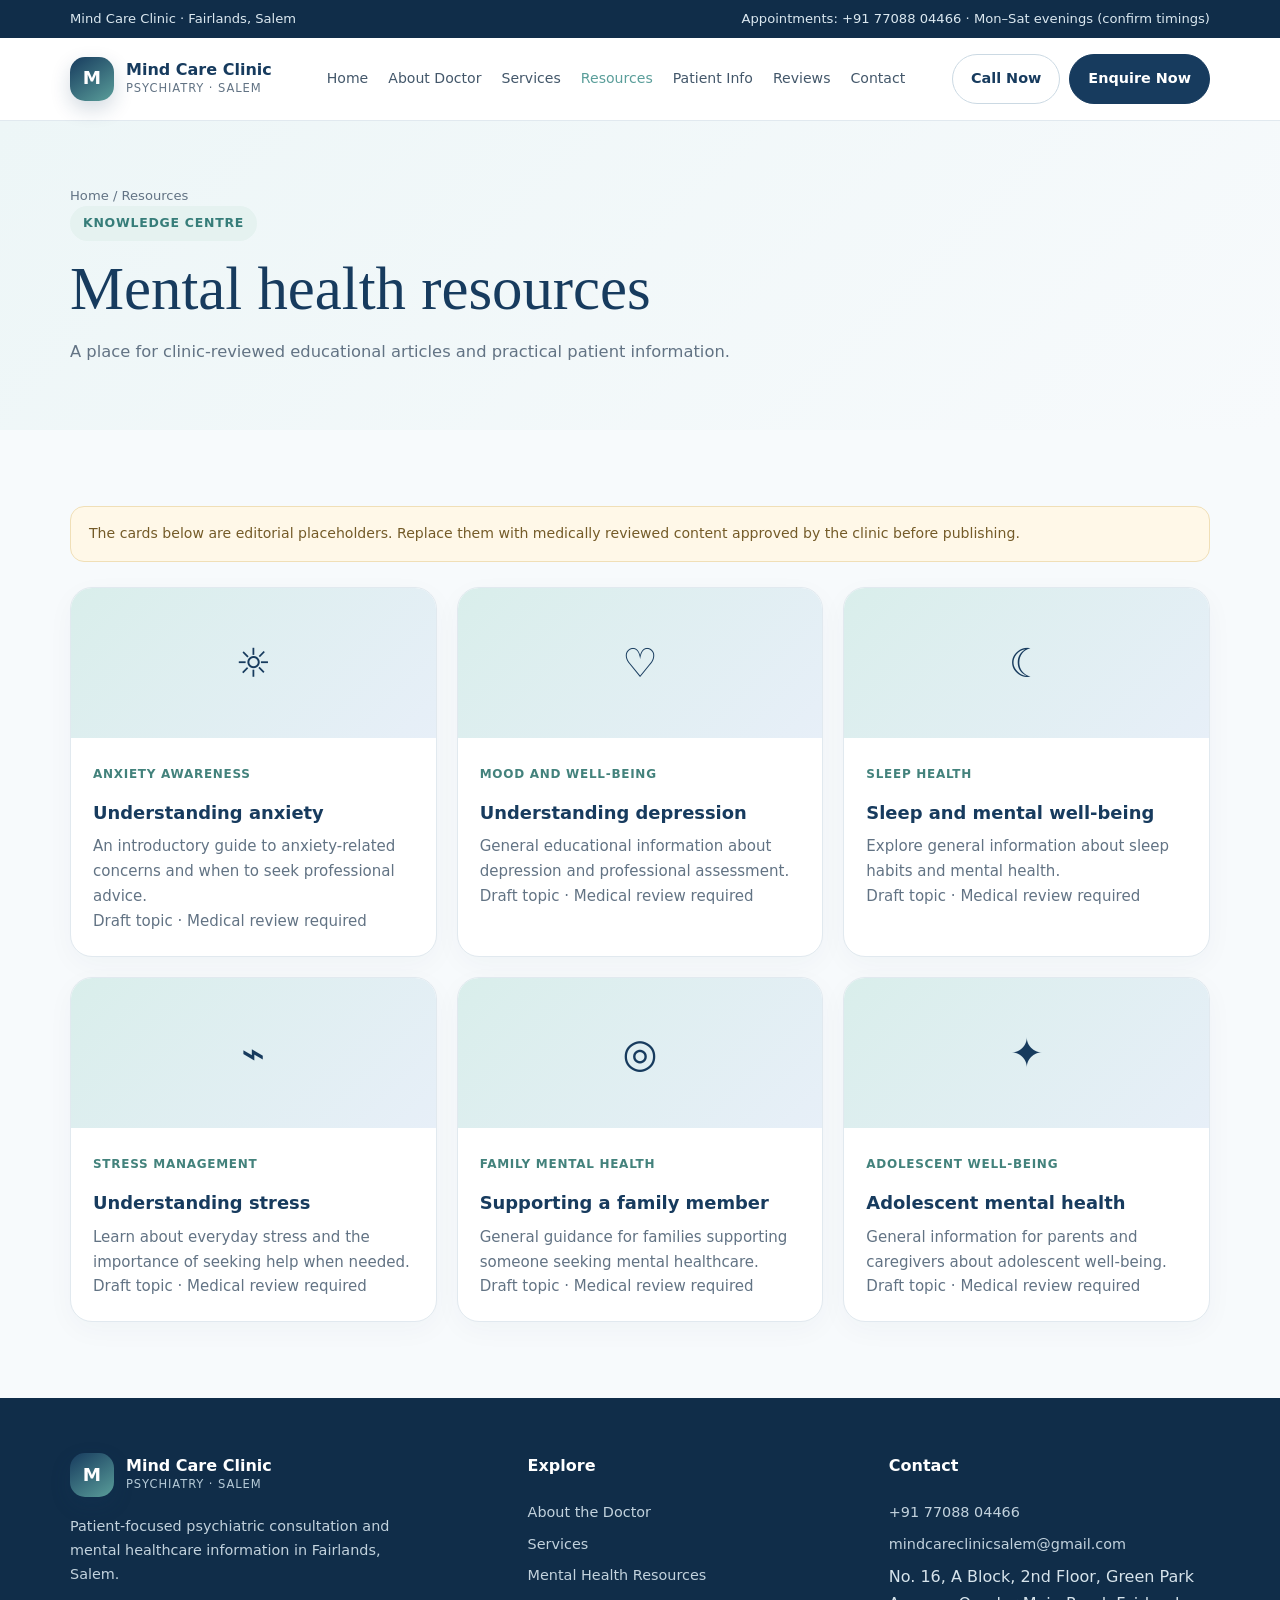
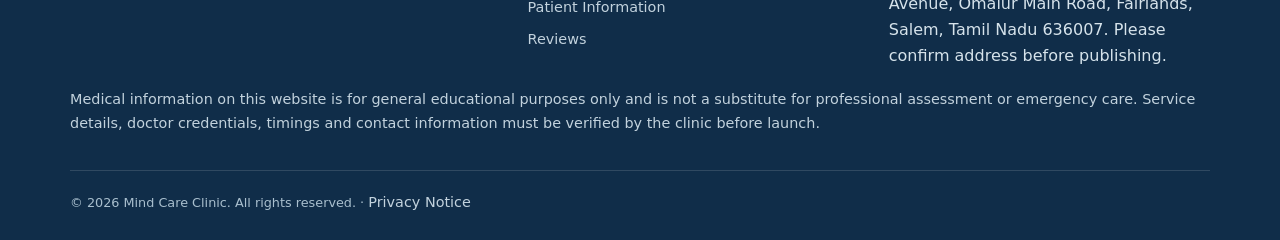
<file: resources.html>
<!doctype html>
<html lang="en"><head><meta charset="utf-8"><meta name="viewport" content="width=device-width,initial-scale=1">
<title>Mental Health Resources | Mind Care Clinic, Salem</title><meta name="description" content="Clinic-reviewed mental health education topics and patient information.">
<meta name="theme-color" content="#173b5e"><link rel="stylesheet" href="assets/styles.css"></head>
<body>
<div class="topline"><div class="container"><span>Mind Care Clinic · Fairlands, Salem</span><span>Appointments: <a href="tel:+917708804466">+91 77088 04466</a> · Mon–Sat evenings (confirm timings)</span></div></div>
<header class="header"><div class="container navwrap">
<a class="brand" href="index.html"><span class="brandmark">M</span><span><strong>Mind Care Clinic</strong><small>Psychiatry · Salem</small></span></a>
<button class="menu-toggle" aria-label="Open navigation" aria-expanded="false">☰</button>
<nav class="nav"><a class="" href="index.html">Home</a><a class="" href="about.html">About Doctor</a><a class="" href="services.html">Services</a><a class="active" href="resources.html">Resources</a><a class="" href="patient-info.html">Patient Info</a><a class="" href="reviews.html">Reviews</a><a class="" href="contact.html">Contact</a></nav>
<div class="nav-actions"><a class="btn secondary" href="tel:+917708804466">Call Now</a><a class="btn" href="contact.html#appointment">Enquire Now</a></div>
</div></header>
<main><section class="page-hero"><div class="container"><div class="breadcrumb"><a href="index.html">Home</a> / Resources</div><span class="eyebrow">Knowledge Centre</span><h1>Mental health resources</h1><p class="lead">A place for clinic-reviewed educational articles and practical patient information.</p></div></section>
<section class="section"><div class="container"><div class="notice" style="margin-bottom:25px">The cards below are editorial placeholders. Replace them with medically reviewed content approved by the clinic before publishing.</div><div class="grid three">
<article class="card article-card"><div class="article-art">☼</div><div class="article-body"><span class="tag">Anxiety awareness</span><h3>Understanding anxiety</h3><p>An introductory guide to anxiety-related concerns and when to seek professional advice.</p><p class="small muted">Draft topic · Medical review required</p></div></article>
<article class="card article-card"><div class="article-art">♡</div><div class="article-body"><span class="tag">Mood and well-being</span><h3>Understanding depression</h3><p>General educational information about depression and professional assessment.</p><p class="small muted">Draft topic · Medical review required</p></div></article>
<article class="card article-card"><div class="article-art">☾</div><div class="article-body"><span class="tag">Sleep health</span><h3>Sleep and mental well-being</h3><p>Explore general information about sleep habits and mental health.</p><p class="small muted">Draft topic · Medical review required</p></div></article>
<article class="card article-card"><div class="article-art">⌁</div><div class="article-body"><span class="tag">Stress management</span><h3>Understanding stress</h3><p>Learn about everyday stress and the importance of seeking help when needed.</p><p class="small muted">Draft topic · Medical review required</p></div></article>
<article class="card article-card"><div class="article-art">◎</div><div class="article-body"><span class="tag">Family mental health</span><h3>Supporting a family member</h3><p>General guidance for families supporting someone seeking mental healthcare.</p><p class="small muted">Draft topic · Medical review required</p></div></article>
<article class="card article-card"><div class="article-art">✦</div><div class="article-body"><span class="tag">Adolescent well-being</span><h3>Adolescent mental health</h3><p>General information for parents and caregivers about adolescent well-being.</p><p class="small muted">Draft topic · Medical review required</p></div></article>
</div></div></section></main>
<footer class="footer"><div class="container">
<div class="footer-grid">
<div><a class="brand" href="index.html"><span class="brandmark">M</span><span><strong style="color:#fff">Mind Care Clinic</strong><small style="color:#b6cbd8">Psychiatry · Salem</small></span></a><p style="max-width:340px;margin-top:18px">Patient-focused psychiatric consultation and mental healthcare information in Fairlands, Salem.</p></div>
<div><h4>Explore</h4><div class="footer-links"><a href="about.html">About the Doctor</a><a href="services.html">Services</a><a href="resources.html">Mental Health Resources</a><a href="patient-info.html">Patient Information</a><a href="reviews.html">Reviews</a></div></div>
<div><h4>Contact</h4><div class="footer-links"><a href="tel:+917708804466">+91 77088 04466</a><a href="mailto:mindcareclinicsalem@gmail.com">mindcareclinicsalem@gmail.com</a><span>No. 16, A Block, 2nd Floor, Green Park Avenue, Omalur Main Road, Fairlands, Salem, Tamil Nadu 636007. Please confirm address before publishing.</span></div></div>
</div>
<p class="disclaimer">Medical information on this website is for general educational purposes only and is not a substitute for professional assessment or emergency care. Service details, doctor credentials, timings and contact information must be verified by the clinic before launch.</p>
<div class="copyright">© <span data-year></span> Mind Care Clinic. All rights reserved. · <a href="privacy.html">Privacy Notice</a></div>
</div></footer>
<div class="mobilebar"><a class="btn secondary" href="tel:+917708804466">☎ Call</a><a class="btn" href="https://wa.me/917708804466?text=Hello%2C%20I%20would%20like%20to%20enquire%20about%20an%20appointment." target="_blank" rel="noopener">WhatsApp Enquiry</a></div>
<script src="assets/site.js"></script></body></html>
</file>
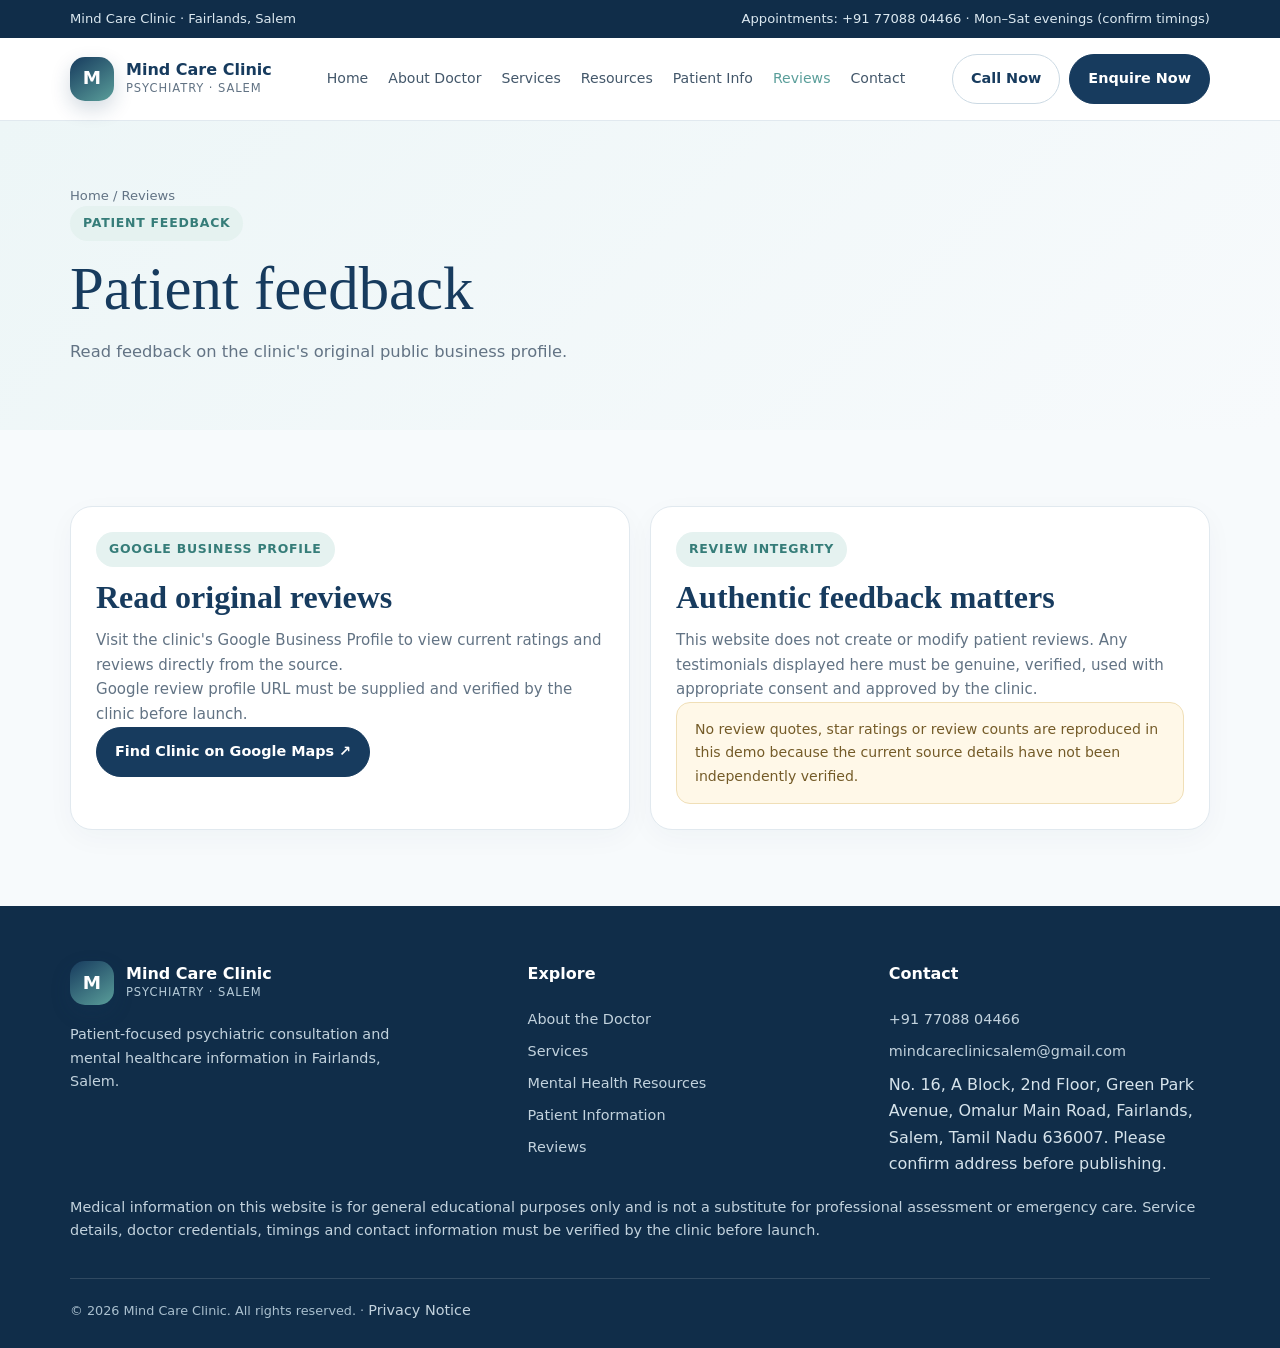
<file: reviews.html>
<!doctype html>
<html lang="en"><head><meta charset="utf-8"><meta name="viewport" content="width=device-width,initial-scale=1">
<title>Reviews | Mind Care Clinic, Salem</title><meta name="description" content="Find the original Google Business Profile for Mind Care Clinic, Salem. No unverified testimonials are displayed.">
<meta name="theme-color" content="#173b5e"><link rel="stylesheet" href="assets/styles.css"></head>
<body>
<div class="topline"><div class="container"><span>Mind Care Clinic · Fairlands, Salem</span><span>Appointments: <a href="tel:+917708804466">+91 77088 04466</a> · Mon–Sat evenings (confirm timings)</span></div></div>
<header class="header"><div class="container navwrap">
<a class="brand" href="index.html"><span class="brandmark">M</span><span><strong>Mind Care Clinic</strong><small>Psychiatry · Salem</small></span></a>
<button class="menu-toggle" aria-label="Open navigation" aria-expanded="false">☰</button>
<nav class="nav"><a class="" href="index.html">Home</a><a class="" href="about.html">About Doctor</a><a class="" href="services.html">Services</a><a class="" href="resources.html">Resources</a><a class="" href="patient-info.html">Patient Info</a><a class="active" href="reviews.html">Reviews</a><a class="" href="contact.html">Contact</a></nav>
<div class="nav-actions"><a class="btn secondary" href="tel:+917708804466">Call Now</a><a class="btn" href="contact.html#appointment">Enquire Now</a></div>
</div></header>
<main><section class="page-hero"><div class="container"><div class="breadcrumb"><a href="index.html">Home</a> / Reviews</div><span class="eyebrow">Patient Feedback</span><h1>Patient feedback</h1><p class="lead">Read feedback on the clinic's original public business profile.</p></div></section>
<section class="section"><div class="container"><div class="grid two"><div class="card"><span class="eyebrow">Google Business Profile</span><h2 style="font-size:2rem">Read original reviews</h2><p>Visit the clinic's Google Business Profile to view current ratings and reviews directly from the source.</p><p class="small muted">Google review profile URL must be supplied and verified by the clinic before launch.</p><a class="btn" href="https://www.google.com/maps/search/?api=1&query=Mind+Care+Clinic+Fairlands+Salem" target="_blank" rel="noopener">Find Clinic on Google Maps ↗</a></div><div class="card"><span class="eyebrow">Review integrity</span><h2 style="font-size:2rem">Authentic feedback matters</h2><p>This website does not create or modify patient reviews. Any testimonials displayed here must be genuine, verified, used with appropriate consent and approved by the clinic.</p><div class="notice">No review quotes, star ratings or review counts are reproduced in this demo because the current source details have not been independently verified.</div></div></div></div></section></main>
<footer class="footer"><div class="container">
<div class="footer-grid">
<div><a class="brand" href="index.html"><span class="brandmark">M</span><span><strong style="color:#fff">Mind Care Clinic</strong><small style="color:#b6cbd8">Psychiatry · Salem</small></span></a><p style="max-width:340px;margin-top:18px">Patient-focused psychiatric consultation and mental healthcare information in Fairlands, Salem.</p></div>
<div><h4>Explore</h4><div class="footer-links"><a href="about.html">About the Doctor</a><a href="services.html">Services</a><a href="resources.html">Mental Health Resources</a><a href="patient-info.html">Patient Information</a><a href="reviews.html">Reviews</a></div></div>
<div><h4>Contact</h4><div class="footer-links"><a href="tel:+917708804466">+91 77088 04466</a><a href="mailto:mindcareclinicsalem@gmail.com">mindcareclinicsalem@gmail.com</a><span>No. 16, A Block, 2nd Floor, Green Park Avenue, Omalur Main Road, Fairlands, Salem, Tamil Nadu 636007. Please confirm address before publishing.</span></div></div>
</div>
<p class="disclaimer">Medical information on this website is for general educational purposes only and is not a substitute for professional assessment or emergency care. Service details, doctor credentials, timings and contact information must be verified by the clinic before launch.</p>
<div class="copyright">© <span data-year></span> Mind Care Clinic. All rights reserved. · <a href="privacy.html">Privacy Notice</a></div>
</div></footer>
<div class="mobilebar"><a class="btn secondary" href="tel:+917708804466">☎ Call</a><a class="btn" href="https://wa.me/917708804466?text=Hello%2C%20I%20would%20like%20to%20enquire%20about%20an%20appointment." target="_blank" rel="noopener">WhatsApp Enquiry</a></div>
<script src="assets/site.js"></script></body></html>
</file>
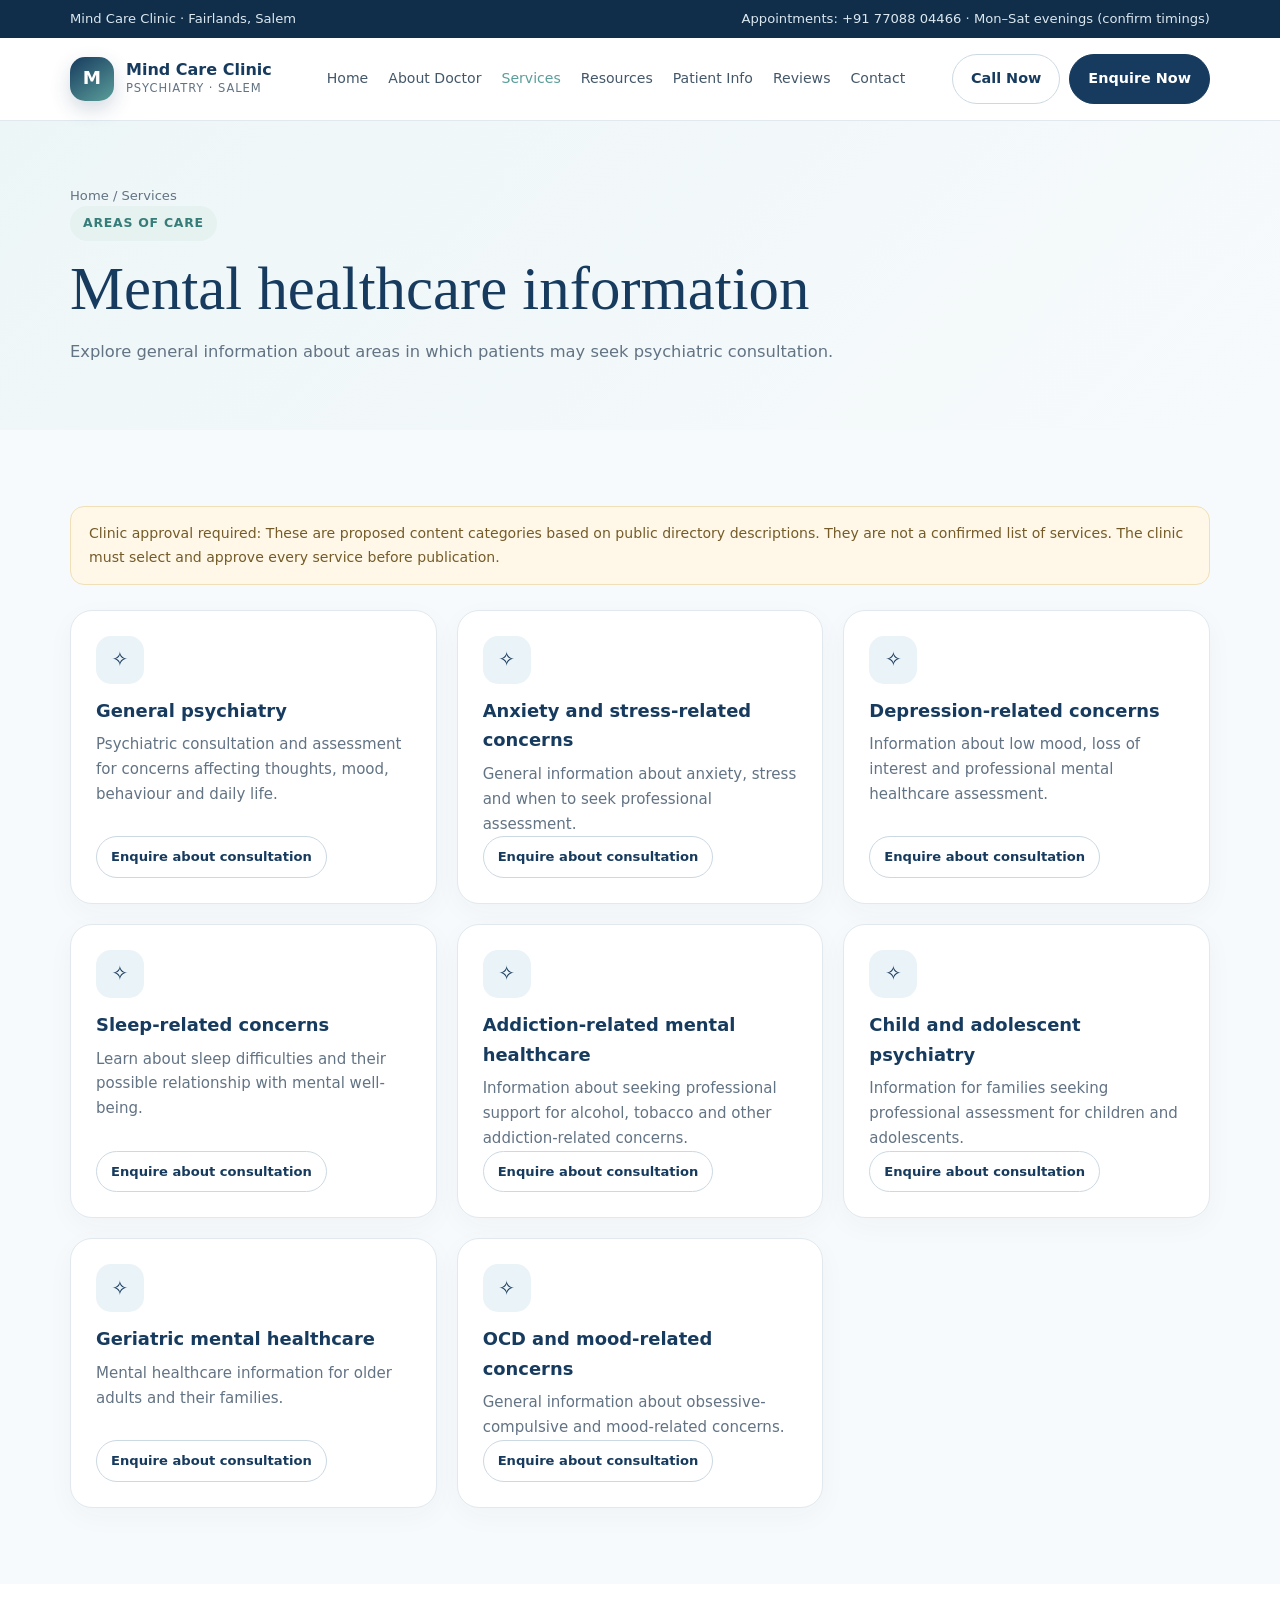
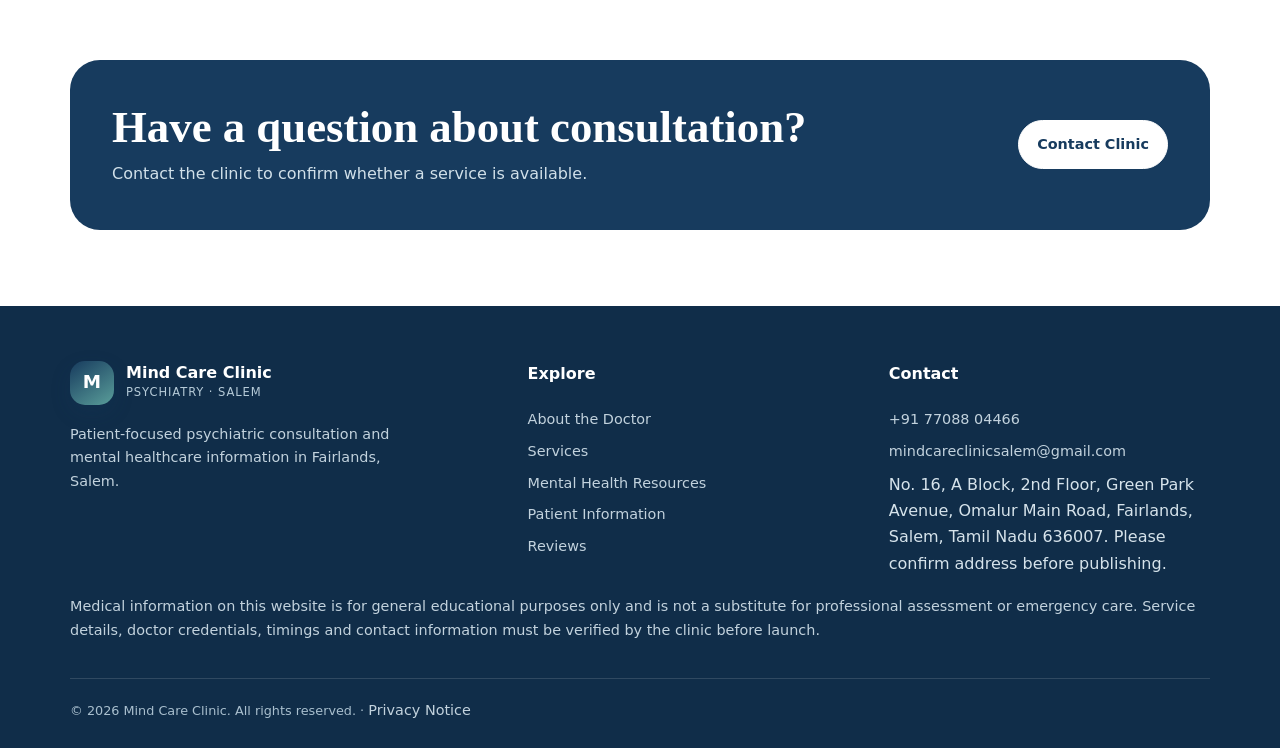
<file: services.html>
<!doctype html>
<html lang="en"><head><meta charset="utf-8"><meta name="viewport" content="width=device-width,initial-scale=1">
<title>Services | Mind Care Clinic, Salem</title><meta name="description" content="Explore proposed mental healthcare information categories at Mind Care Clinic, Salem. Confirm services with the clinic.">
<meta name="theme-color" content="#173b5e"><link rel="stylesheet" href="assets/styles.css"></head>
<body>
<div class="topline"><div class="container"><span>Mind Care Clinic · Fairlands, Salem</span><span>Appointments: <a href="tel:+917708804466">+91 77088 04466</a> · Mon–Sat evenings (confirm timings)</span></div></div>
<header class="header"><div class="container navwrap">
<a class="brand" href="index.html"><span class="brandmark">M</span><span><strong>Mind Care Clinic</strong><small>Psychiatry · Salem</small></span></a>
<button class="menu-toggle" aria-label="Open navigation" aria-expanded="false">☰</button>
<nav class="nav"><a class="" href="index.html">Home</a><a class="" href="about.html">About Doctor</a><a class="active" href="services.html">Services</a><a class="" href="resources.html">Resources</a><a class="" href="patient-info.html">Patient Info</a><a class="" href="reviews.html">Reviews</a><a class="" href="contact.html">Contact</a></nav>
<div class="nav-actions"><a class="btn secondary" href="tel:+917708804466">Call Now</a><a class="btn" href="contact.html#appointment">Enquire Now</a></div>
</div></header>
<main><section class="page-hero"><div class="container"><div class="breadcrumb"><a href="index.html">Home</a> / Services</div><span class="eyebrow">Areas of Care</span><h1>Mental healthcare information</h1><p class="lead">Explore general information about areas in which patients may seek psychiatric consultation.</p></div></section>
<section class="section"><div class="container"><div class="notice" style="margin-bottom:25px">Clinic approval required: These are proposed content categories based on public directory descriptions. They are not a confirmed list of services. The clinic must select and approve every service before publication.</div><div class="grid three"><article class="card service-card"><div class="iconbox">✧</div><h3>General psychiatry</h3><p>Psychiatric consultation and assessment for concerns affecting thoughts, mood, behaviour and daily life.</p><a class="btn secondary" href="contact.html#appointment">Enquire about consultation</a></article><article class="card service-card"><div class="iconbox">✧</div><h3>Anxiety and stress-related concerns</h3><p>General information about anxiety, stress and when to seek professional assessment.</p><a class="btn secondary" href="contact.html#appointment">Enquire about consultation</a></article><article class="card service-card"><div class="iconbox">✧</div><h3>Depression-related concerns</h3><p>Information about low mood, loss of interest and professional mental healthcare assessment.</p><a class="btn secondary" href="contact.html#appointment">Enquire about consultation</a></article><article class="card service-card"><div class="iconbox">✧</div><h3>Sleep-related concerns</h3><p>Learn about sleep difficulties and their possible relationship with mental well-being.</p><a class="btn secondary" href="contact.html#appointment">Enquire about consultation</a></article><article class="card service-card"><div class="iconbox">✧</div><h3>Addiction-related mental healthcare</h3><p>Information about seeking professional support for alcohol, tobacco and other addiction-related concerns.</p><a class="btn secondary" href="contact.html#appointment">Enquire about consultation</a></article><article class="card service-card"><div class="iconbox">✧</div><h3>Child and adolescent psychiatry</h3><p>Information for families seeking professional assessment for children and adolescents.</p><a class="btn secondary" href="contact.html#appointment">Enquire about consultation</a></article><article class="card service-card"><div class="iconbox">✧</div><h3>Geriatric mental healthcare</h3><p>Mental healthcare information for older adults and their families.</p><a class="btn secondary" href="contact.html#appointment">Enquire about consultation</a></article><article class="card service-card"><div class="iconbox">✧</div><h3>OCD and mood-related concerns</h3><p>General information about obsessive-compulsive and mood-related concerns.</p><a class="btn secondary" href="contact.html#appointment">Enquire about consultation</a></article></div></div></section>
<section class="section white"><div class="container"><div class="cta"><div><h2>Have a question about consultation?</h2><p>Contact the clinic to confirm whether a service is available.</p></div><a class="btn" href="contact.html">Contact Clinic</a></div></div></section></main>
<footer class="footer"><div class="container">
<div class="footer-grid">
<div><a class="brand" href="index.html"><span class="brandmark">M</span><span><strong style="color:#fff">Mind Care Clinic</strong><small style="color:#b6cbd8">Psychiatry · Salem</small></span></a><p style="max-width:340px;margin-top:18px">Patient-focused psychiatric consultation and mental healthcare information in Fairlands, Salem.</p></div>
<div><h4>Explore</h4><div class="footer-links"><a href="about.html">About the Doctor</a><a href="services.html">Services</a><a href="resources.html">Mental Health Resources</a><a href="patient-info.html">Patient Information</a><a href="reviews.html">Reviews</a></div></div>
<div><h4>Contact</h4><div class="footer-links"><a href="tel:+917708804466">+91 77088 04466</a><a href="mailto:mindcareclinicsalem@gmail.com">mindcareclinicsalem@gmail.com</a><span>No. 16, A Block, 2nd Floor, Green Park Avenue, Omalur Main Road, Fairlands, Salem, Tamil Nadu 636007. Please confirm address before publishing.</span></div></div>
</div>
<p class="disclaimer">Medical information on this website is for general educational purposes only and is not a substitute for professional assessment or emergency care. Service details, doctor credentials, timings and contact information must be verified by the clinic before launch.</p>
<div class="copyright">© <span data-year></span> Mind Care Clinic. All rights reserved. · <a href="privacy.html">Privacy Notice</a></div>
</div></footer>
<div class="mobilebar"><a class="btn secondary" href="tel:+917708804466">☎ Call</a><a class="btn" href="https://wa.me/917708804466?text=Hello%2C%20I%20would%20like%20to%20enquire%20about%20an%20appointment." target="_blank" rel="noopener">WhatsApp Enquiry</a></div>
<script src="assets/site.js"></script></body></html>
</file>
<file: assets/styles.css>
:root{--navy:#173b5e;--navy2:#102d49;--teal:#5a9e9a;--mint:#e8f3f1;--sky:#eaf3f8;--ink:#273746;--muted:#627384;--paper:#f7fafc;--white:#fff;--line:#e1e9ef;--shadow:0 18px 50px rgba(23,59,94,.09);--radius:22px}
*{box-sizing:border-box}html{scroll-behavior:smooth}body{margin:0;background:var(--paper);color:var(--ink);font-family:Inter,ui-sans-serif,system-ui,-apple-system,"Segoe UI",sans-serif;line-height:1.65}a{color:inherit;text-decoration:none}button,input,select,textarea{font:inherit}.container{width:min(1140px,calc(100% - 40px));margin:auto}.topline{background:var(--navy2);color:#dbe8f0;font-size:.82rem;padding:8px 0}.topline .container{display:flex;justify-content:space-between;gap:12px;flex-wrap:wrap}.header{position:sticky;top:0;z-index:20;background:rgba(255,255,255,.95);backdrop-filter:blur(12px);border-bottom:1px solid var(--line)}.navwrap{min-height:82px;display:flex;align-items:center;justify-content:space-between;gap:22px}.brand{display:flex;align-items:center;gap:12px;min-width:210px}.brandmark{width:44px;height:44px;border-radius:15px;background:linear-gradient(145deg,var(--navy),var(--teal));display:grid;place-items:center;color:white;font-weight:800;font-size:1.15rem;box-shadow:0 8px 20px #173b5e30}.brand strong{display:block;color:var(--navy);font-size:1rem;line-height:1.2}.brand small{display:block;color:var(--muted);font-size:.72rem;letter-spacing:.08em;text-transform:uppercase}.nav{display:flex;align-items:center;gap:20px;font-size:.88rem;color:#43576a}.nav a:hover,.nav a.active{color:var(--teal)}.nav-actions{display:flex;gap:9px;align-items:center}.btn{display:inline-flex;align-items:center;justify-content:center;gap:8px;padding:12px 18px;border-radius:999px;background:var(--navy);color:#fff;border:1px solid var(--navy);font-weight:650;font-size:.9rem;transition:.2s;cursor:pointer}.btn:hover{background:var(--navy2);transform:translateY(-1px)}.btn.secondary{background:#fff;color:var(--navy);border-color:#cbd9e3}.btn.soft{background:var(--mint);border-color:var(--mint);color:var(--navy)}.menu-toggle{display:none;background:white;border:1px solid var(--line);border-radius:12px;padding:9px 12px;color:var(--navy)}.hero{padding:76px 0 68px;background:radial-gradient(circle at 85% 15%,#d9eeeb 0,transparent 28%),linear-gradient(135deg,#f7fafc,#edf5f8)}.hero-grid{display:grid;grid-template-columns:1.12fr .88fr;gap:55px;align-items:center}.eyebrow{display:inline-flex;align-items:center;gap:8px;color:#367d79;background:#e5f2f0;border-radius:999px;padding:7px 13px;font-size:.78rem;font-weight:750;letter-spacing:.06em;text-transform:uppercase}.hero h1{font-family:Georgia,serif;color:var(--navy);font-size:clamp(2.7rem,5.5vw,4.6rem);line-height:1.08;letter-spacing:-.04em;margin:20px 0}.hero p{font-size:1.08rem;color:#5c6d7b;max-width:590px}.hero-actions{display:flex;gap:12px;flex-wrap:wrap;margin-top:28px}.hero-note{font-size:.8rem!important;margin-top:18px}.visual{min-height:430px;border-radius:34px;background:linear-gradient(150deg,#dcefeb,#e9f1f8);position:relative;overflow:hidden;display:flex;align-items:center;justify-content:center;padding:30px}.visual:before,.visual:after{content:"";position:absolute;border-radius:50%;background:#fff8}.visual:before{width:290px;height:290px;right:-70px;top:-80px}.visual:after{width:210px;height:210px;left:-80px;bottom:-70px}.visual-card{position:relative;z-index:1;background:#ffffffeb;border:1px solid #ffffff;border-radius:24px;padding:30px;max-width:310px;width:100%;box-shadow:var(--shadow);text-align:center}.avatar{width:112px;height:112px;border-radius:50%;margin:0 auto 18px;background:linear-gradient(145deg,#b6d8d2,#dcebf1);display:grid;place-items:center;color:var(--navy);font-family:Georgia,serif;font-size:2.5rem;border:5px solid white}.visual-card h3{margin:0;color:var(--navy);font-size:1.2rem}.visual-card p{font-size:.88rem;margin:6px 0;color:var(--muted)}.visual-pill{display:inline-block;margin-top:14px;background:var(--mint);color:#397a75;border-radius:999px;padding:7px 12px;font-size:.76rem;font-weight:700}.section{padding:76px 0}.section.white{background:#fff}.section-head{max-width:680px;margin-bottom:34px}.section-head.center{text-align:center;margin:0 auto 38px}.section h2{font-family:Georgia,serif;font-size:clamp(2rem,3.5vw,2.8rem);line-height:1.15;color:var(--navy);margin:12px 0}.section-head p,.lead{color:var(--muted);font-size:1.02rem}.grid{display:grid;gap:20px}.grid.three{grid-template-columns:repeat(3,1fr)}.grid.two{grid-template-columns:repeat(2,1fr)}.card{background:#fff;border:1px solid var(--line);border-radius:var(--radius);padding:25px;box-shadow:0 8px 28px rgba(23,59,94,.035)}.card h3{color:var(--navy);margin:12px 0 7px;font-size:1.12rem}.card p{margin:0;color:var(--muted);font-size:.94rem}.iconbox{width:48px;height:48px;border-radius:15px;background:var(--sky);display:grid;place-items:center;color:var(--navy);font-size:1.25rem}.split{display:grid;grid-template-columns:.9fr 1.1fr;gap:55px;align-items:center}.soft-panel{background:linear-gradient(145deg,#eaf4f3,#eff5f9);padding:38px;border-radius:30px}.checklist{padding:0;list-style:none;margin:20px 0}.checklist li{padding:9px 0 9px 30px;position:relative;color:#526575}.checklist li:before{content:"✓";position:absolute;left:0;top:8px;color:#4b928c;font-weight:800}.doctor-panel{background:linear-gradient(145deg,#dcefeb,#eaf2f8);min-height:340px;border-radius:28px;display:grid;place-items:center;text-align:center;padding:30px}.doctor-panel .avatar{width:145px;height:145px;font-size:3rem}.cta{background:var(--navy);color:white;border-radius:30px;padding:42px;display:flex;align-items:center;justify-content:space-between;gap:25px}.cta h2{color:white;margin:0 0 8px}.cta p{color:#d1e0e9;margin:0}.cta .btn{background:#fff;color:var(--navy);border-color:white}.page-hero{padding:64px 0 48px;background:linear-gradient(135deg,#edf6f7,#f7fafc)}.page-hero h1{font:clamp(2.5rem,5vw,3.8rem)/1.1 Georgia,serif;color:var(--navy);margin:15px 0}.breadcrumb{font-size:.82rem;color:var(--muted)}.service-card{display:flex;flex-direction:column;min-height:220px}.service-card .btn{margin-top:auto;align-self:flex-start;padding:9px 14px;font-size:.82rem}.notice{background:#fff8e8;border:1px solid #f0dfb7;color:#745b28;border-radius:14px;padding:15px 18px;font-size:.88rem}.article-card{overflow:hidden;padding:0}.article-art{height:150px;background:linear-gradient(135deg,#d9eeeb,#e7eff8);display:grid;place-items:center;font-size:2.5rem;color:var(--navy)}.article-body{padding:22px}.tag{font-size:.75rem;color:#43827c;font-weight:750;text-transform:uppercase;letter-spacing:.06em}.faq details{background:#fff;border:1px solid var(--line);border-radius:15px;padding:17px 20px;margin:10px 0}.faq summary{cursor:pointer;color:var(--navy);font-weight:700}.faq details p{color:var(--muted);margin-bottom:0}.contact-grid{display:grid;grid-template-columns:.85fr 1.15fr;gap:25px}.contact-item{display:flex;gap:14px;padding:16px 0;border-bottom:1px solid var(--line)}.contact-item:last-child{border:0}.contact-item strong{display:block;color:var(--navy)}.contact-item span{font-size:.92rem;color:var(--muted)}form{display:grid;gap:15px}.field{display:grid;gap:6px}.field label{font-weight:650;color:#41576a;font-size:.88rem}.field input,.field select,.field textarea{width:100%;border:1px solid #d7e1e8;border-radius:12px;padding:12px 14px;background:#fff;color:var(--ink);outline:none}.field input:focus,.field select:focus,.field textarea:focus{border-color:var(--teal);box-shadow:0 0 0 3px #5a9e9a20}.field textarea{min-height:100px;resize:vertical}.mapbox{height:300px;background:#eaf2f5;border-radius:20px;display:grid;place-items:center;text-align:center;padding:25px;color:var(--muted)}.footer{background:#102d49;color:#d6e3eb;padding:55px 0 25px}.footer-grid{display:grid;grid-template-columns:1.3fr 1fr 1fr;gap:40px}.footer h3,.footer h4{color:#fff;margin-top:0}.footer p,.footer a{color:#c2d2dd;font-size:.9rem}.footer a:hover{color:#fff}.footer-links{display:grid;gap:8px}.copyright{border-top:1px solid #ffffff22;margin-top:35px;padding-top:20px;font-size:.8rem;color:#a9bfce}.disclaimer{font-size:.8rem;color:#91a9b9;margin-top:18px}.mobilebar{display:none}.muted{color:var(--muted)}.small{font-size:.82rem}.pillrow{display:flex;gap:9px;flex-wrap:wrap}.pill{background:#edf5f7;color:#426477;padding:7px 12px;border-radius:999px;font-size:.8rem}.form-status{display:none;padding:12px;border-radius:12px;background:var(--mint);color:#28645f;font-size:.9rem}.form-status.show{display:block}
@media(max-width:980px){.nav{gap:11px;font-size:.8rem}.nav-actions .secondary{display:none}.hero-grid{gap:30px}.grid.three{grid-template-columns:repeat(2,1fr)}}
@media(max-width:760px){.container{width:min(100% - 30px,600px)}.topline .container{justify-content:center}.navwrap{min-height:70px}.menu-toggle{display:block}.nav{display:none;position:absolute;left:0;right:0;top:70px;background:white;padding:18px 24px 24px;border-bottom:1px solid var(--line);box-shadow:var(--shadow);flex-direction:column;align-items:stretch}.nav.open{display:flex}.nav a{padding:7px 0;font-size:.95rem}.nav-actions{display:none}.hero{padding:52px 0}.hero-grid,.split,.contact-grid{grid-template-columns:1fr}.hero-grid{gap:35px}.visual{min-height:350px}.section{padding:55px 0}.grid.three,.grid.two{grid-template-columns:1fr}.cta{display:block;padding:30px}.cta .btn{margin-top:20px}.footer-grid{grid-template-columns:1fr;gap:25px}.mobilebar{display:flex;position:fixed;bottom:0;left:0;right:0;z-index:30;background:#fff;border-top:1px solid var(--line);padding:9px 12px;gap:9px;box-shadow:0 -8px 25px #173b5e12}.mobilebar .btn{flex:1;padding:10px;font-size:.82rem}.footer{padding-bottom:90px}}
</file>
